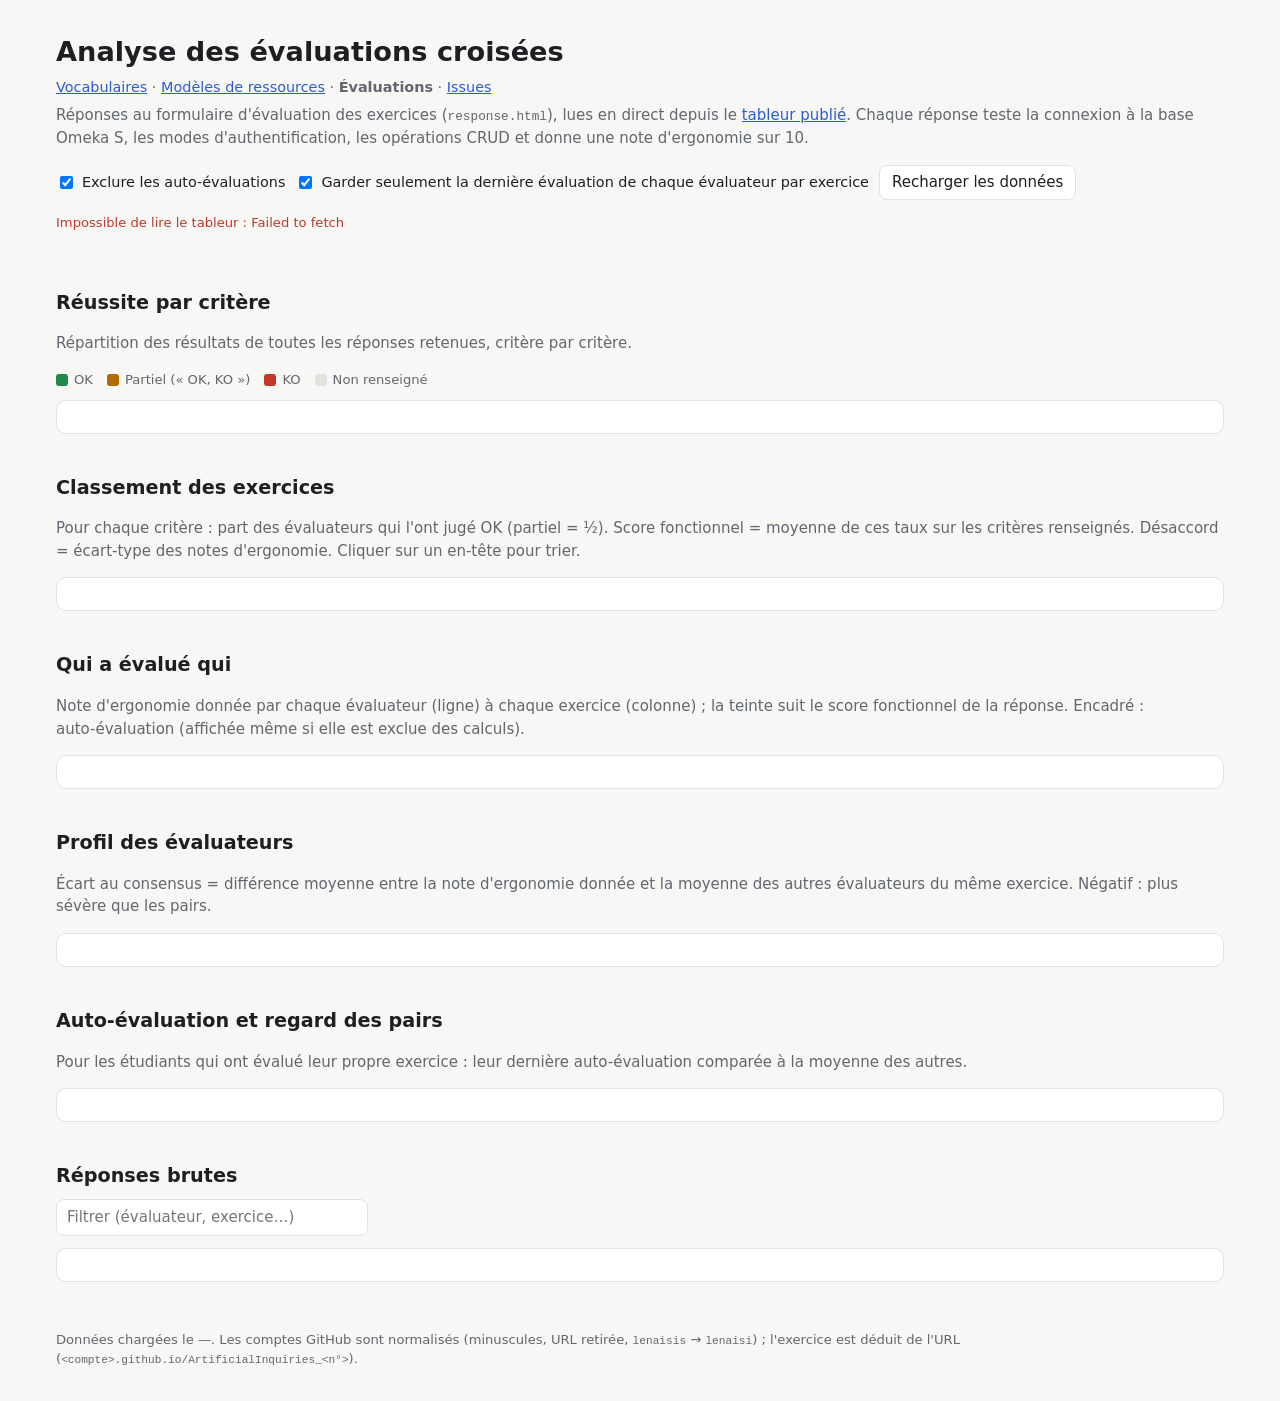
<file: analyse-evaluations/index.html>
<!doctype html>
<html lang="fr">
<head>
<meta charset="utf-8">
<meta name="viewport" content="width=device-width, initial-scale=1">
<title>Analyse des évaluations</title>
<link rel="stylesheet" href="../assets/style.css">
<style>
  .heat{text-align:center;font-variant-numeric:tabular-nums;font-size:.8rem;min-width:44px;cursor:default}
  .heat.na{color:var(--muted)}
  .stack{display:flex;gap:2px;height:14px;border-radius:4px;overflow:hidden;min-width:160px}
  .stack i{display:block;height:100%}
  .s-ok{background:var(--ok)} .s-part{background:var(--warn)} .s-ko{background:var(--err)} .s-na{background:var(--line)}
  .legend{display:flex;flex-wrap:wrap;gap:14px;font-size:.82rem;color:var(--muted);margin:6px 0 10px}
  .legend span{display:inline-flex;align-items:center;gap:6px}
  .legend i{display:inline-block;width:12px;height:12px;border-radius:3px}
  .grp th{text-align:center;border-bottom:0;padding-bottom:0}
  td.self{outline:2px solid var(--accent);outline-offset:-3px}
  .flag{font-size:.75rem;color:var(--muted)}
  .controls label{display:inline-flex;align-items:center;gap:6px;font-size:.9rem}
  .controls button{font:inherit;padding:5px 12px;border:1px solid var(--line);border-radius:8px;background:var(--surface);color:var(--ink);cursor:pointer}
  th.sort{cursor:pointer} th.sort:hover{color:var(--ink)} th.sort.on{color:var(--accent)}
  #tip{position:fixed;pointer-events:none;z-index:10;background:var(--surface);color:var(--ink);border:1px solid var(--line);border-radius:8px;padding:6px 10px;font-size:.8rem;box-shadow:0 4px 14px rgba(0,0,0,.15);max-width:280px;display:none;white-space:pre-line}
  #tip b{font-size:.95rem}
  .val{font-variant-numeric:tabular-nums}
  tr.dim td{opacity:.45}
  .diff-pos{color:var(--ok)} .diff-neg{color:var(--err)}
</style>
</head>
<body>
<header>
  <h1>Analyse des évaluations croisées</h1>
  <nav class="nav"><a href="../comparaison-vocabulaires/">Vocabulaires</a> · <a href="../comparaison-templates/">Modèles de ressources</a> · <b>Évaluations</b> · <a href="../analyse-issues/">Issues</a></nav>
  <p class="lead">Réponses au formulaire d'évaluation des exercices (<code>response.html</code>), lues en direct depuis le <a id="src" target="_blank" rel="noopener">tableur publié</a>. Chaque réponse teste la connexion à la base Omeka S, les modes d'authentification, les opérations CRUD et donne une note d'ergonomie sur 10.</p>
  <div class="controls">
    <label><input type="checkbox" id="optSelf" checked> Exclure les auto-évaluations</label>
    <label><input type="checkbox" id="optLast" checked> Garder seulement la dernière évaluation de chaque évaluateur par exercice</label>
    <button id="reload" type="button">Recharger les données</button>
  </div>
  <div id="log">Chargement…</div>
  <div class="stats" id="stats"></div>
</header>
<main>
  <h2>Réussite par critère</h2>
  <p class="muted">Répartition des résultats de toutes les réponses retenues, critère par critère.</p>
  <div class="legend"><span><i class="s-ok"></i>OK</span><span><i class="s-part"></i>Partiel (« OK, KO »)</span><span><i class="s-ko"></i>KO</span><span><i class="s-na"></i>Non renseigné</span></div>
  <div class="card scroll"><table id="criteria"></table></div>

  <h2>Classement des exercices</h2>
  <p class="muted">Pour chaque critère : part des évaluateurs qui l'ont jugé OK (partiel = ½). Score fonctionnel = moyenne de ces taux sur les critères renseignés. Désaccord = écart-type des notes d'ergonomie. Cliquer sur un en-tête pour trier.</p>
  <div class="card scroll"><table id="ranking"></table></div>

  <h2>Qui a évalué qui</h2>
  <p class="muted">Note d'ergonomie donnée par chaque évaluateur (ligne) à chaque exercice (colonne) ; la teinte suit le score fonctionnel de la réponse. Encadré : auto-évaluation (affichée même si elle est exclue des calculs).</p>
  <div class="card scroll matrix"><table id="cross"></table></div>

  <h2>Profil des évaluateurs</h2>
  <p class="muted">Écart au consensus = différence moyenne entre la note d'ergonomie donnée et la moyenne des autres évaluateurs du même exercice. Négatif : plus sévère que les pairs.</p>
  <div class="card scroll"><table id="raters"></table></div>

  <h2>Auto-évaluation et regard des pairs</h2>
  <p class="muted">Pour les étudiants qui ont évalué leur propre exercice : leur dernière auto-évaluation comparée à la moyenne des autres.</p>
  <div class="card scroll"><table id="selfcmp"></table></div>

  <h2>Réponses brutes</h2>
  <div class="controls"><input type="search" id="q" placeholder="Filtrer (évaluateur, exercice…)" size="32"></div>
  <div class="card scroll"><table id="raw"></table></div>
</main>
<footer>Données chargées le <span id="gen">—</span>. Les comptes GitHub sont normalisés (minuscules, URL retirée, <code>lenaisis</code> → <code>lenaisi</code>) ; l'exercice est déduit de l'URL (<code>&lt;compte&gt;.github.io/ArtificialInquiries_&lt;n°&gt;</code>).</footer>
<div id="tip" role="tooltip"></div>

<script>
const CSV_URL = "https://docs.google.com/spreadsheets/d/e/2PACX-1vRgwF4aiwZqkgnaNUhj-3Hn4wp7d0T_ly3UNpRdqjc_0FPyn-0hN_2fFOFK3GXHLk3KI9kPhCF51ycw/pub?gid=1820839703&single=true&output=csv";
// Critères : index de colonne dans le CSV → libellé court, groupe
const CRIT = [
  {i:3,  k:"base",   l:"Base OMK", g:"Connexion"},
  {i:4,  k:"omk",    l:"Omeka",    g:"Authentification"},
  {i:5,  k:"github", l:"GitHub",   g:"Authentification"},
  {i:6,  k:"google", l:"Google",   g:"Authentification"},
  {i:7,  k:"cas1",   l:"CAS",      g:"Authentification"},
  {i:8,  k:"cas2",   l:"CAS (2ᵉ)", g:"Authentification"},
  {i:9,  k:"c",      l:"Create",   g:"CRUD"},
  {i:10, k:"r",      l:"Read",     g:"CRUD"},
  {i:11, k:"u",      l:"Update",   g:"CRUD"},
  {i:12, k:"d",      l:"Delete",   g:"CRUD"},
];
const RATER_ALIAS = {"lenaisis":"lenaisi"};

const $ = id => document.getElementById(id);
const esc = s => String(s ?? "").replace(/[&<>"]/g, c => ({"&":"&amp;","<":"&lt;",">":"&gt;",'"':"&quot;"}[c]));
const mean = a => a.length ? a.reduce((x,y)=>x+y,0)/a.length : null;
const sd = a => { if(a.length<2) return null; const m=mean(a); return Math.sqrt(a.reduce((s,x)=>s+(x-m)**2,0)/(a.length-1)); };
const fmt = (x,d=1) => x==null ? "—" : x.toLocaleString("fr-FR",{minimumFractionDigits:d,maximumFractionDigits:d});
const pctTxt = x => x==null ? "—" : Math.round(100*x)+" %";

let ALL = [], sortKey = "score", sortDir = -1;

$("src").href = CSV_URL;
$("reload").onclick = load;
$("optSelf").onchange = $("optLast").onchange = render;
$("q").oninput = renderRaw;
load();

/* ---------- Lecture ---------- */
function parseCSV(text){
  const rows=[]; let row=[], f="", q=false;
  for(let i=0;i<text.length;i++){
    const c=text[i];
    if(q){ if(c==='"'){ if(text[i+1]==='"'){f+='"';i++;} else q=false; } else f+=c; }
    else if(c==='"') q=true;
    else if(c===','){ row.push(f); f=""; }
    else if(c==='\n'||c==='\r'){ if(c==='\r'&&text[i+1]==='\n') i++; row.push(f); rows.push(row); row=[]; f=""; }
    else f+=c;
  }
  if(f!==""||row.length){ row.push(f); rows.push(row); }
  return rows;
}
function val(s){
  s=(s||"").trim().toUpperCase().replace(/\s+/g,"");
  if(s==="OK") return 1; if(s==="KO") return 0; if(s==="OK,KO"||s==="KO,OK") return .5;
  return null;
}
function rater(s){
  s=(s||"").trim().replace(/^https?:\/\/(www\.)?github\.com\//i,"").replace(/\/.*$/,"").toLowerCase();
  return RATER_ALIAS[s]||s;
}
function exercise(link){
  const raw=(link||"").trim();
  try{
    const u=new URL(raw), seg=u.pathname.split("/").filter(Boolean), h=u.hostname.toLowerCase();
    let owner, repo;
    if(h.endsWith(".github.io")){ owner=h.replace(/\.github\.io$/,""); repo=seg[0]; }
    else if(h==="github.com"){ owner=seg[0]?.toLowerCase(); repo=seg[1]; }
    else { owner=h; repo=null; }
    const ex = repo ? repo.replace(/^ArtificialInquiries_?/i,"") : null;
    return { key: ex ? "ex:"+ex.toLowerCase() : "host:"+h, ex, owner, label: ex ? `Ex. ${ex} · ${owner}` : h };
  }catch(e){ return { key:"?:"+raw, ex:null, owner:null, label: raw||"(vide)" }; }
}
function parseDate(s){
  const m=(s||"").match(/(\d+)\/(\d+)\/(\d+)\s+(\d+):(\d+):(\d+)/);
  return m ? new Date(+m[3],m[2]-1,+m[1],+m[4],+m[5],+m[6]) : null;
}
function exSort(a,b){
  const n=x=>{const m=String(x.ex||"").match(/^(\d+)(.*)$/); return m?[+m[1],m[2]]:[1e9,x.label];};
  const [x1,y1]=n(a),[x2,y2]=n(b); return x1-x2||String(y1).localeCompare(String(y2));
}

async function load(){
  $("log").textContent="Chargement…";
  try{
    const r=await fetch(CSV_URL,{cache:"no-store"});
    if(!r.ok) throw new Error("HTTP "+r.status);
    const rows=parseCSV(await r.text()).filter(r=>r.some(c=>c.trim()));
    ALL = rows.slice(1).map((c,idx)=>{
      const e=exercise(c[2]), who=rater(c[1]);
      const v={}; CRIT.forEach(k=>v[k.k]=val(c[k.i]));
      const answered=CRIT.map(k=>v[k.k]).filter(x=>x!=null);
      const erg=parseFloat((c[13]||"").replace(",","."));
      return { idx, date:parseDate(c[0]), dateTxt:c[0], rater:who, rawRater:(c[1]||"").trim(), link:(c[2]||"").trim(),
        ...e, v, score: answered.length ? mean(answered) : null, nAns:answered.length,
        erg: isNaN(erg)?null:erg, self: !!e.owner && e.owner===who };
    });
    $("gen").textContent=new Date().toLocaleString("fr-FR");
    $("log").textContent="";
    render();
  }catch(e){
    $("log").innerHTML=`<span class="err-msg">Impossible de lire le tableur : ${esc(e.message)}</span>`;
  }
}

/* ---------- Sélection ---------- */
function selection(){
  const exclSelf=$("optSelf").checked, lastOnly=$("optLast").checked;
  ALL.forEach(r=>{ r.superseded=false; });
  if(lastOnly){
    const latest={};
    for(const r of ALL){ const k=r.rater+"|"+r.key; if(!latest[k]||r.date>=latest[k].date) latest[k]=r; }
    ALL.forEach(r=>{ r.superseded = latest[r.rater+"|"+r.key]!==r; });
  }
  return ALL.filter(r=>!r.superseded && !(exclSelf&&r.self));
}

/* ---------- Rendu ---------- */
function heatCell(p, tip){
  if(p==null) return `<td class="heat na" data-tip="${esc(tip+"\nnon renseigné")}">·</td>`;
  const a=.08+.62*p, light=p>.55;
  return `<td class="heat" style="background:rgba(var(--heat),${a.toFixed(2)});${light?"color:#fff":""}" data-tip="${esc(tip)}">${Math.round(100*p)}</td>`;
}

function render(){
  const S=selection();
  const exMap=new Map(); ALL.forEach(r=>{ if(!exMap.has(r.key)) exMap.set(r.key,{key:r.key,ex:r.ex,owner:r.owner,label:r.label}); });
  const raters=[...new Set(ALL.map(r=>r.rater))].sort();
  const ergs=S.map(r=>r.erg).filter(x=>x!=null), scores=S.map(r=>r.score).filter(x=>x!=null);

  $("stats").innerHTML=[
    [S.length, `réponses retenues (sur ${ALL.length})`],
    [new Set(S.map(r=>r.rater)).size, "évaluateurs"],
    [new Set(S.map(r=>r.key)).size, "exercices évalués"],
    [pctTxt(mean(scores)), "score fonctionnel moyen"],
    [fmt(mean(ergs)), "ergonomie moyenne /10"],
    [ALL.filter(r=>r.self).length, "auto-évaluations"],
  ].map(([n,l])=>`<div class="stat"><b>${n}</b><span>${esc(l)}</span></div>`).join("");

  // Critères
  let h=`<thead><tr><th>Critère</th><th>Groupe</th><th>Répartition</th><th>OK</th><th>Partiel</th><th>KO</th><th>Non renseigné</th></tr></thead><tbody>`;
  for(const c of CRIT){
    const vs=S.map(r=>r.v[c.k]), n=vs.length||1;
    const cnt={ok:vs.filter(x=>x===1).length, part:vs.filter(x=>x===.5).length, ko:vs.filter(x=>x===0).length, na:vs.filter(x=>x==null).length};
    const seg=(k,cls,lab)=>cnt[k]?`<i class="${cls}" style="flex:${cnt[k]}" data-tip="${esc(`${cnt[k]} réponse${cnt[k]>1?"s":""} (${Math.round(100*cnt[k]/n)} %)\n${c.l} — ${lab}`)}"></i>`:"";
    h+=`<tr><td><b>${esc(c.l)}</b></td><td class="muted">${esc(c.g)}</td>
      <td style="width:40%"><div class="stack">${seg("ok","s-ok","OK")}${seg("part","s-part","partiel")}${seg("ko","s-ko","KO")}${seg("na","s-na","non renseigné")}</div></td>
      <td class="num">${cnt.ok}</td><td class="num">${cnt.part}</td><td class="num">${cnt.ko}</td><td class="num muted">${cnt.na}</td></tr>`;
  }
  $("criteria").innerHTML=h+"</tbody>";

  // Classement
  const rank=[...exMap.values()].map(e=>{
    const rs=S.filter(r=>r.key===e.key);
    const per={}; CRIT.forEach(c=>{ const a=rs.map(r=>r.v[c.k]).filter(x=>x!=null); per[c.k]=a.length?mean(a):null; });
    const pv=Object.values(per).filter(x=>x!=null);
    const eg=rs.map(r=>r.erg).filter(x=>x!=null);
    return {...e, n:rs.length, per, score:pv.length?mean(pv):null, erg:mean(eg), sd:sd(eg)};
  }).filter(e=>e.n);
  const keyVal={label:e=>e.ex?null:e.label, n:e=>e.n, score:e=>e.score, erg:e=>e.erg, sd:e=>e.sd};
  CRIT.forEach(c=>keyVal[c.k]=e=>e.per[c.k]);
  rank.sort((a,b)=>{
    if(sortKey==="label") return sortDir*exSort(a,b);
    const x=keyVal[sortKey](a), y=keyVal[sortKey](b);
    if(x==null&&y==null) return exSort(a,b); if(x==null) return 1; if(y==null) return -1;
    return sortDir*(x-y)||exSort(a,b);
  });
  const th=(k,l,extra="")=>`<th class="sort ${sortKey===k?"on":""}" data-k="${k}" ${extra}>${l}${sortKey===k?(sortDir>0?" ▲":" ▼"):""}</th>`;
  const groups=[...new Set(CRIT.map(c=>c.g))];
  h=`<thead><tr class="grp"><th colspan="2"></th>${groups.map(g=>`<th colspan="${CRIT.filter(c=>c.g===g).length}">${esc(g)}</th>`).join("")}<th colspan="3"></th></tr>
    <tr>${th("label","Exercice")}${th("n","Éval.")}${CRIT.map(c=>th(c.k,esc(c.l))).join("")}${th("score","Score fonctionnel")}${th("erg","Ergonomie")}${th("sd","Désaccord")}</tr></thead><tbody>`;
  for(const e of rank){
    const url=ALL.find(r=>r.key===e.key)?.link;
    h+=`<tr><td><a href="${esc(url)}" target="_blank" rel="noopener">${esc(e.label)}</a></td><td class="num">${e.n}</td>`+
      CRIT.map(c=>heatCell(e.per[c.k], `${e.label} — ${c.l}`)).join("")+
      `<td>${pctTxt(e.score)}<div class="bar"><i style="width:${Math.round(100*(e.score||0))}%"></i></div></td>
       <td class="num">${fmt(e.erg)}</td><td class="num">${e.sd==null?"—":fmt(e.sd)}</td></tr>`;
  }
  $("ranking").innerHTML=h+"</tbody>";
  $("ranking").querySelectorAll("th.sort").forEach(t=>t.onclick=()=>{
    const k=t.dataset.k; if(sortKey===k) sortDir=-sortDir; else { sortKey=k; sortDir=k==="label"?1:-1; } render();
  });

  // Matrice évaluateurs × exercices
  const exCols=[...exMap.values()].sort(exSort);
  const lastBy=(who,key)=>ALL.filter(r=>r.rater===who&&r.key===key&&!r.superseded).sort((a,b)=>b.date-a.date);
  h=`<thead><tr><th>Évaluateur ↓ / Exercice →</th>${exCols.map(e=>`<th class="rot"><div>${esc(e.label)}</div></th>`).join("")}<th>n</th></tr></thead><tbody>`;
  for(const who of raters){
    let n=0;
    const cells=exCols.map(e=>{
      const rs=lastBy(who,e.key); if(!rs.length) return `<td class="cell"></td>`;
      const r=rs[0], used=S.includes(r); if(used) n++;
      const tip=`${who} → ${e.label}${r.self?" (auto-évaluation)":""}\nErgonomie : ${r.erg??"—"}/10\nScore fonctionnel : ${pctTxt(r.score)} (${r.nAns} critères renseignés)${rs.length>1?`\n${rs.length} réponses`:""}${used?"":"\nexclue des calculs"}`;
      const a=r.score==null?0:.08+.62*r.score;
      return `<td class="cell ${r.self?"self":""}" style="background:rgba(var(--heat),${a.toFixed(2)});${r.score>.55?"color:#fff":""}" data-tip="${esc(tip)}">${r.erg??"·"}</td>`;
    }).join("");
    h+=`<tr><td>${esc(who)}</td>${cells}<td class="num">${n}</td></tr>`;
  }
  $("cross").innerHTML=h+"</tbody>";

  // Profils évaluateurs
  const consensus=(r)=>{ const o=S.filter(x=>x.key===r.key&&x.rater!==r.rater&&x.erg!=null).map(x=>x.erg); return o.length?mean(o):null; };
  const consensusScore=(r)=>{ const o=S.filter(x=>x.key===r.key&&x.rater!==r.rater&&x.score!=null).map(x=>x.score); return o.length?mean(o):null; };
  const prof=raters.map(who=>{
    const rs=S.filter(r=>r.rater===who);
    const dE=rs.filter(r=>r.erg!=null).map(r=>{const c=consensus(r); return c==null?null:r.erg-c;}).filter(x=>x!=null);
    const dS=rs.filter(r=>r.score!=null).map(r=>{const c=consensusScore(r); return c==null?null:r.score-c;}).filter(x=>x!=null);
    return {who, n:rs.length, erg:mean(rs.map(r=>r.erg).filter(x=>x!=null)), score:mean(rs.map(r=>r.score).filter(x=>x!=null)),
      dE:mean(dE), dS:mean(dS), miss:rs.filter(r=>r.erg==null).length, partial:rs.filter(r=>r.nAns<CRIT.length).length};
  }).filter(p=>p.n).sort((a,b)=>b.n-a.n);
  const signed=(x,d,unit="")=>x==null?"—":`<span class="${x>0.05?"diff-pos":x<-0.05?"diff-neg":""}">${x>0?"+":""}${fmt(x,d)}${unit}</span>`;
  $("raters").innerHTML=`<thead><tr><th>Évaluateur</th><th>Évaluations</th><th>Ergonomie moyenne donnée</th><th>Écart au consensus (ergonomie)</th><th>Score fonctionnel moyen donné</th><th>Écart au consensus (fonctionnel)</th><th>Réponses incomplètes</th></tr></thead><tbody>`+
    prof.map(p=>`<tr><td>${esc(p.who)}</td><td class="num">${p.n}</td><td class="num">${fmt(p.erg)}</td><td class="num">${signed(p.dE,1)}</td>
      <td class="num">${pctTxt(p.score)}</td><td class="num">${p.dS==null?"—":signed(100*p.dS,0," pts")}</td>
      <td class="num muted" style="white-space:nowrap">${[p.partial?`${p.partial} critère(s) manquant(s)`:"",p.miss?`${p.miss} sans note`:""].filter(Boolean).join(" · ")||""}</td></tr>`).join("")+"</tbody>";

  // Auto-évaluation vs pairs
  const lastOnly=$("optLast").checked;
  const selfRows=[...exMap.values()].map(e=>{
    const own=ALL.filter(r=>r.key===e.key&&r.self).sort((a,b)=>b.date-a.date)[0];
    if(!own) return null;
    let peers=ALL.filter(r=>r.key===e.key&&!r.self&&(!lastOnly||!r.superseded));
    return {e, own, n:peers.length, pE:mean(peers.map(r=>r.erg).filter(x=>x!=null)), pS:mean(peers.map(r=>r.score).filter(x=>x!=null))};
  }).filter(Boolean).sort((a,b)=>exSort(a.e,b.e));
  $("selfcmp").innerHTML=`<thead><tr><th>Exercice</th><th>Ergonomie (auto)</th><th>Ergonomie (pairs)</th><th>Écart</th><th>Fonctionnel (auto)</th><th>Fonctionnel (pairs)</th><th>Écart</th><th>Pairs</th></tr></thead><tbody>`+
    (selfRows.length?selfRows.map(s=>`<tr><td>${esc(s.e.label)}</td>
      <td class="num">${s.own.erg??"—"}</td><td class="num">${fmt(s.pE)}</td><td class="num">${s.own.erg!=null&&s.pE!=null?signed(s.own.erg-s.pE,1):"—"}</td>
      <td class="num">${pctTxt(s.own.score)}</td><td class="num">${pctTxt(s.pS)}</td><td class="num">${s.own.score!=null&&s.pS!=null?signed(100*(s.own.score-s.pS),0," pts"):"—"}</td>
      <td class="num">${s.n}</td></tr>`).join(""):`<tr><td colspan="8" class="muted">Aucune auto-évaluation.</td></tr>`)+"</tbody>";

  renderRaw();
}

function renderRaw(){
  const S=new Set(selection()), q=$("q").value.trim().toLowerCase();
  const sym=x=>x===1?`<span class="badge b-ok">OK</span>`:x===0?`<span class="badge b-err">KO</span>`:x===.5?`<span class="badge b-warn">±</span>`:`<span class="muted">·</span>`;
  const rows=ALL.filter(r=>!q||[r.rater,r.rawRater,r.label,r.link].join(" ").toLowerCase().includes(q)).sort((a,b)=>b.date-a.date);
  $("raw").innerHTML=`<thead><tr><th>Date</th><th>Évaluateur</th><th>Exercice</th>${CRIT.map(c=>`<th>${esc(c.l)}</th>`).join("")}<th>Ergo.</th><th>Statut</th></tr></thead><tbody>`+
    rows.map(r=>`<tr class="${S.has(r)?"":"dim"}"><td class="muted" style="white-space:nowrap">${esc(r.dateTxt)}</td>
      <td>${esc(r.rater)}${r.rawRater.toLowerCase()!==r.rater?`<div class="flag">${esc(r.rawRater)}</div>`:""}</td>
      <td><a href="${esc(r.link)}" target="_blank" rel="noopener">${esc(r.label)}</a></td>
      ${CRIT.map(c=>`<td>${sym(r.v[c.k])}</td>`).join("")}
      <td class="num">${r.erg??"—"}</td>
      <td class="flag">${[r.self?"auto-évaluation":"", r.superseded?"remplacée par une réponse plus récente":""].filter(Boolean).join(" · ")}</td></tr>`).join("")+"</tbody>";
}

/* ---------- Infobulle ---------- */
const tip=$("tip");
document.addEventListener("pointermove",ev=>{
  const t=ev.target.closest?.("[data-tip]");
  if(!t){ tip.style.display="none"; return; }
  const [first,...rest]=t.dataset.tip.split("\n");
  tip.textContent=""; const b=document.createElement("b"); b.textContent=first; tip.append(b);
  if(rest.length) tip.append(document.createTextNode("\n"+rest.join("\n")));
  tip.style.display="block";
  const w=tip.offsetWidth, hgt=tip.offsetHeight;
  tip.style.left=Math.min(ev.clientX+14, innerWidth-w-8)+"px";
  tip.style.top=(ev.clientY+hgt+20>innerHeight? ev.clientY-hgt-10 : ev.clientY+14)+"px";
});
</script>
</body>
</html>
</file>
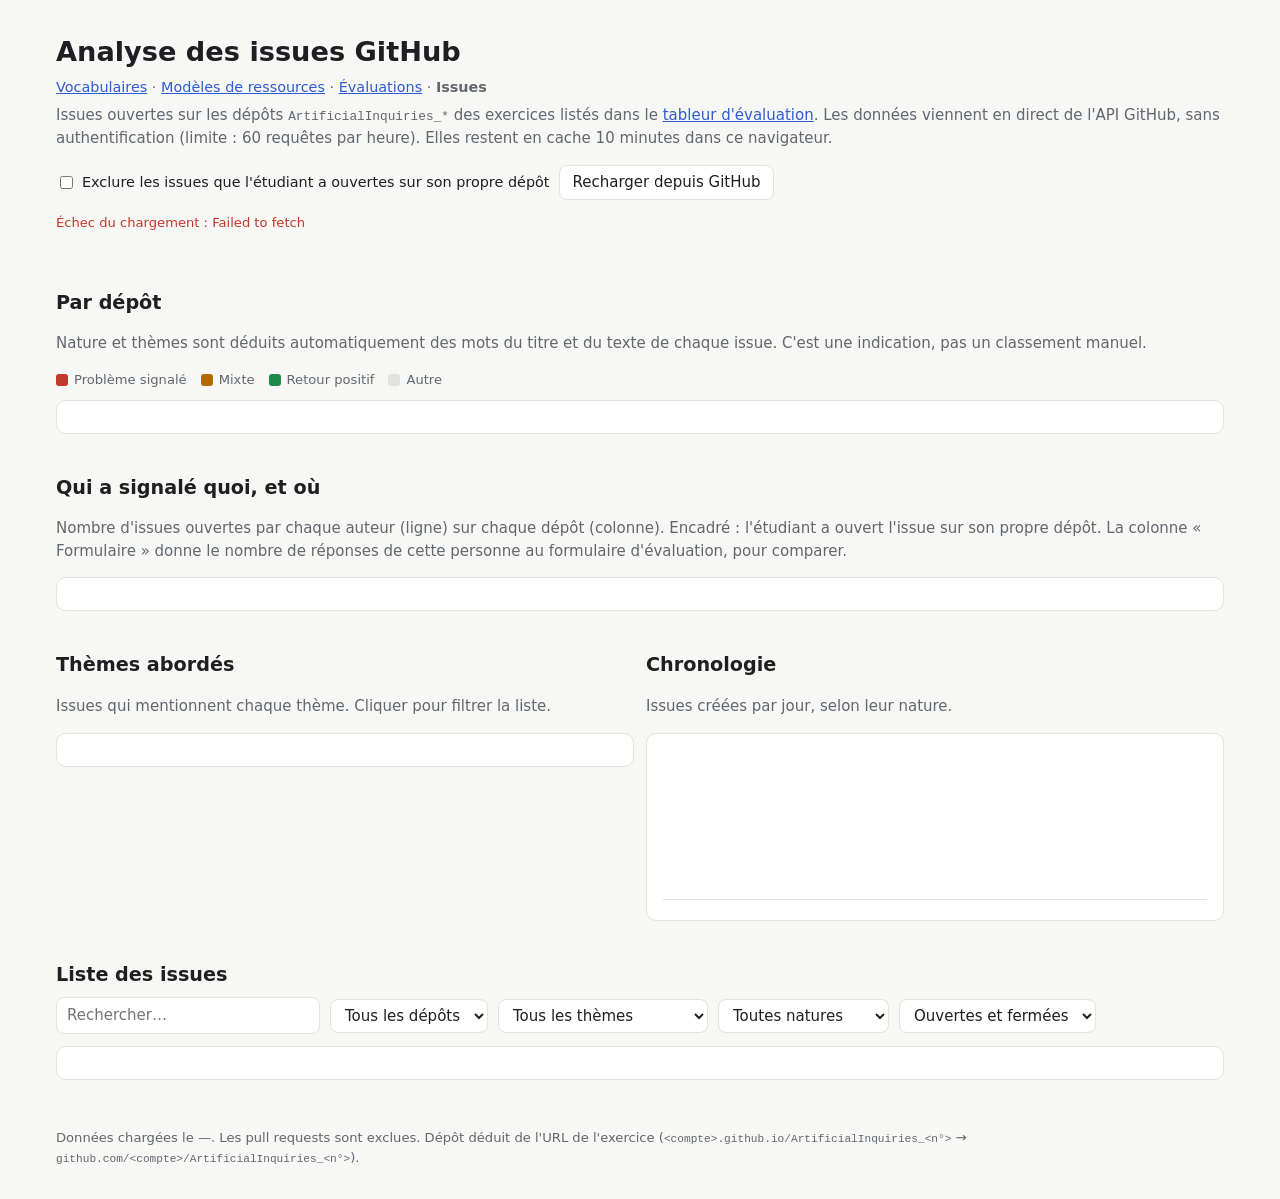
<file: analyse-issues/index.html>
<!doctype html>
<html lang="fr">
<head>
<meta charset="utf-8">
<meta name="viewport" content="width=device-width, initial-scale=1">
<title>Analyse des issues</title>
<link rel="stylesheet" href="../assets/style.css">
<style>
  .heat{text-align:center;font-variant-numeric:tabular-nums;font-size:.8rem;cursor:default}
  td.self{outline:2px solid var(--accent);outline-offset:-3px}
  .stack{display:flex;gap:2px;height:12px;border-radius:4px;overflow:hidden;min-width:110px}
  .stack i{display:block;height:100%}
  .n-bug{background:var(--err)} .n-mix{background:var(--warn)} .n-ok{background:var(--ok)} .n-other{background:var(--line)}
  .legend{display:flex;flex-wrap:wrap;gap:14px;font-size:.82rem;color:var(--muted);margin:6px 0 10px}
  .legend span{display:inline-flex;align-items:center;gap:6px}
  .legend i{display:inline-block;width:12px;height:12px;border-radius:3px}
  .hbar{display:grid;grid-template-columns:minmax(120px,190px) 1fr 40px;gap:8px;align-items:center;font-size:.88rem;padding:3px 0;cursor:pointer;border-radius:6px}
  .hbar:hover,.hbar.on{background:rgba(var(--heat),.08)}
  .hbar .track{height:12px}
  .hbar .track i{display:block;height:100%;background:var(--accent);border-radius:0 4px 4px 0;min-width:2px}
  .hbar b{text-align:right;font-variant-numeric:tabular-nums;font-weight:600}
  .timeline{display:flex;align-items:flex-end;gap:2px;height:150px;border-bottom:1px solid var(--line);padding-top:8px}
  .timeline div{flex:1;min-width:6px;display:flex;flex-direction:column-reverse;gap:2px;height:100%;cursor:default}
  .timeline div i{display:block;border-radius:0}
  .timeline div i:last-child{border-radius:4px 4px 0 0}
  .tl-axis{display:flex;justify-content:space-between;font-size:.75rem;color:var(--muted);margin-top:4px}
  .controls label{display:inline-flex;align-items:center;gap:6px;font-size:.9rem}
  .controls button{font:inherit;padding:5px 12px;border:1px solid var(--line);border-radius:8px;background:var(--surface);color:var(--ink);cursor:pointer}
  #tip{position:fixed;pointer-events:none;z-index:10;background:var(--surface);color:var(--ink);border:1px solid var(--line);border-radius:8px;padding:6px 10px;font-size:.8rem;box-shadow:0 4px 14px rgba(0,0,0,.15);max-width:320px;display:none;white-space:pre-line}
  #tip b{font-size:.95rem}
  .excerpt{color:var(--muted);font-size:.8rem;max-width:520px}
  .two{display:grid;grid-template-columns:repeat(auto-fit,minmax(300px,1fr));gap:12px}
  .two h3{font-size:.95rem;margin:0 0 8px}
</style>
</head>
<body>
<header>
  <h1>Analyse des issues GitHub</h1>
  <nav class="nav"><a href="../comparaison-vocabulaires/">Vocabulaires</a> · <a href="../comparaison-templates/">Modèles de ressources</a> · <a href="../analyse-evaluations/">Évaluations</a> · <b>Issues</b></nav>
  <p class="lead">Issues ouvertes sur les dépôts <code>ArtificialInquiries_*</code> des exercices listés dans le <a id="src" target="_blank" rel="noopener">tableur d'évaluation</a>. Les données viennent en direct de l'API GitHub, sans authentification (limite : 60 requêtes par heure). Elles restent en cache 10 minutes dans ce navigateur.</p>
  <div class="controls">
    <label><input type="checkbox" id="optSelf"> Exclure les issues que l'étudiant a ouvertes sur son propre dépôt</label>
    <button id="reload" type="button">Recharger depuis GitHub</button>
  </div>
  <div id="log">Chargement…</div>
  <div class="stats" id="stats"></div>
</header>
<main>
  <h2>Par dépôt</h2>
  <p class="muted">Nature et thèmes sont déduits automatiquement des mots du titre et du texte de chaque issue. C'est une indication, pas un classement manuel.</p>
  <div class="legend"><span><i class="n-bug"></i>Problème signalé</span><span><i class="n-mix"></i>Mixte</span><span><i class="n-ok"></i>Retour positif</span><span><i class="n-other"></i>Autre</span></div>
  <div class="card scroll"><table id="repos"></table></div>

  <h2>Qui a signalé quoi, et où</h2>
  <p class="muted">Nombre d'issues ouvertes par chaque auteur (ligne) sur chaque dépôt (colonne). Encadré : l'étudiant a ouvert l'issue sur son propre dépôt. La colonne « Formulaire » donne le nombre de réponses de cette personne au formulaire d'évaluation, pour comparer.</p>
  <div class="card scroll matrix"><table id="cross"></table></div>

  <div class="two">
    <div>
      <h2>Thèmes abordés</h2>
      <p class="muted">Issues qui mentionnent chaque thème. Cliquer pour filtrer la liste.</p>
      <div class="card" id="themes"></div>
    </div>
    <div>
      <h2>Chronologie</h2>
      <p class="muted">Issues créées par jour, selon leur nature.</p>
      <div class="card"><div class="timeline" id="timeline"></div><div class="tl-axis" id="tlaxis"></div></div>
    </div>
  </div>

  <h2>Liste des issues</h2>
  <div class="controls">
    <input type="search" id="q" placeholder="Rechercher…" size="26">
    <select id="fRepo"><option value="">Tous les dépôts</option></select>
    <select id="fTheme"><option value="">Tous les thèmes</option></select>
    <select id="fNature"><option value="">Toutes natures</option></select>
    <select id="fState"><option value="">Ouvertes et fermées</option><option value="open">Ouvertes</option><option value="closed">Fermées</option></select>
    <span class="muted" id="count"></span>
  </div>
  <div class="card scroll"><table id="list"></table></div>
</main>
<footer>Données chargées le <span id="gen">—</span>. Les pull requests sont exclues. Dépôt déduit de l'URL de l'exercice (<code>&lt;compte&gt;.github.io/ArtificialInquiries_&lt;n°&gt;</code> → <code>github.com/&lt;compte&gt;/ArtificialInquiries_&lt;n°&gt;</code>).</footer>
<div id="tip" role="tooltip"></div>

<script>
const CSV_URL = "https://docs.google.com/spreadsheets/d/e/2PACX-1vRgwF4aiwZqkgnaNUhj-3Hn4wp7d0T_ly3UNpRdqjc_0FPyn-0hN_2fFOFK3GXHLk3KI9kPhCF51ycw/pub?gid=1820839703&single=true&output=csv";
const CACHE_KEY = "artinq-issues-v1", CACHE_MS = 10*60*1000;
const RATER_ALIAS = {"lenaisis":"lenaisi"};

// Thèmes : motifs appliqués au titre + texte, sans accents, en minuscules
const THEMES = [
  ["Omeka / clé API", /omeka|cle(s)? api|key_identity|key_credential|identifiant/],
  ["Google", /google|oauth/],
  ["GitHub", /github/],
  ["CAS Paris 8", /\bcas\b/],
  ["CRUD", /crud|creat|ajout|modifi|supprim|update|delete|lecture seule/],
  ["Erreur HTTP", /\b(40[0-9]|50[0-9])\b|not found|forbidden|permission denied/],
  ["CORS / proxy", /cors|proxy|access-control/],
  ["Sécurité", /securi|sans verification|aleatoire|secret|token|expos/],
  ["Interface / ergonomie", /ergonom|affichage|bouton|lisib|visible|couleur|navigation|responsive|ux\b|design/],
  ["Session / déconnexion", /session|deconnex|actualis|rafraich|localstorage/],
  ["Données / classes", /classe|item|propriet|vocabulaire|modele|template/],
];
const NEG = /erreur|error|bug|echec|impossible|ne fonctionne pas|ne marche pas|bloqu|refus|illisible|probleme|\bko\b|not found|denied|invalid|manquant|absen|sans verification|incorrect|\bpas de\b|n'est pas|ne sont pas|n'a pas|peu (visible|lisible)|perte|non autoris|instab|manque|plant|crash|faille|vulnerab|\b40[0-9]\b|\b50[0-9]\b|\bmal\b|mauvais|trompeu|inaccessib|non (configur|precis|affich|dispon|active|lie)|dysfonction|n'importe qui|\b(ne|n')\b[^.]{0,30}\bpas\b/;
const POS = /\bok\b|aucun probleme|fonctionne(nt)?\b(?! pas)|succes|reussi|tout marche|correctement|valide/;
const NEUTRALIZE = /aucun(e)? (probleme|erreur|souci)|sans (probleme|erreur|souci)|pas de (probleme|erreur|souci)/g;
const NATURES = [["bug","Problème signalé","n-bug"],["mix","Mixte","n-mix"],["ok","Retour positif","n-ok"],["other","Autre","n-other"]];

const $ = id => document.getElementById(id);
const esc = s => String(s ?? "").replace(/[&<>"]/g, c => ({"&":"&amp;","<":"&lt;",">":"&gt;",'"':"&quot;"}[c]));
const norm = s => (s||"").normalize("NFD").replace(/[̀-ͯ]/g,"").toLowerCase();
const day = iso => iso.slice(0,10);
const frDate = iso => new Date(iso).toLocaleDateString("fr-FR",{day:"2-digit",month:"2-digit"});
const pct = (n,d) => d ? Math.round(100*n/d) : 0;

let REPOS = [], ISSUES = [], FORM = {}, themeFilter = "";

$("src").href = CSV_URL;
$("reload").onclick = () => load(true);
$("optSelf").onchange = render;
["q","fRepo","fTheme","fNature","fState"].forEach(id => $(id).addEventListener("input", renderList));
NATURES.forEach(([k,l]) => $("fNature").insertAdjacentHTML("beforeend", `<option value="${k}">${esc(l)}</option>`));
THEMES.forEach(([l]) => $("fTheme").insertAdjacentHTML("beforeend", `<option>${esc(l)}</option>`));
load(false);

/* ---------- Tableur → dépôts ---------- */
function parseCSV(text){
  const rows=[]; let row=[], f="", q=false;
  for(let i=0;i<text.length;i++){
    const c=text[i];
    if(q){ if(c==='"'){ if(text[i+1]==='"'){f+='"';i++;} else q=false; } else f+=c; }
    else if(c==='"') q=true;
    else if(c===','){ row.push(f); f=""; }
    else if(c==='\n'||c==='\r'){ if(c==='\r'&&text[i+1]==='\n') i++; row.push(f); rows.push(row); row=[]; f=""; }
    else f+=c;
  }
  if(f!==""||row.length){ row.push(f); rows.push(row); }
  return rows;
}
function repoFromLink(link){
  try{
    const u=new URL((link||"").trim()), seg=u.pathname.split("/").filter(Boolean), h=u.hostname.toLowerCase();
    let owner, repo;
    if(h.endsWith(".github.io")){ owner=h.replace(/\.github\.io$/,""); repo=seg[0]; }
    else if(h==="github.com"){ owner=seg[0]; repo=seg[1]; }
    if(!owner||!repo||!/^ArtificialInquiries/i.test(repo)) return null;
    return { owner:owner.toLowerCase(), repo, ex:repo.replace(/^ArtificialInquiries_?/i,"") };
  }catch(e){ return null; }
}
function rater(s){
  s=(s||"").trim().replace(/^https?:\/\/(www\.)?github\.com\//i,"").replace(/\/.*$/,"").toLowerCase();
  return RATER_ALIAS[s]||s;
}
function exSort(a,b){
  const n=x=>{const m=String(x).match(/^(\d+)(.*)$/); return m?[+m[1],m[2]]:[1e9,String(x)];};
  const [x1,y1]=n(a.ex),[x2,y2]=n(b.ex); return x1-x2||y1.localeCompare(y2);
}

/* ---------- GitHub ---------- */
async function ghAll(url){
  const out=[];
  while(url){
    const r=await fetch(url,{headers:{Accept:"application/vnd.github+json"}});
    if(r.status===404) return {missing:true};
    if(r.status===403||r.status===429){
      const reset=r.headers.get("x-ratelimit-reset");
      throw new Error("limite de l'API GitHub atteinte"+(reset?` — réessayer après ${new Date(reset*1000).toLocaleTimeString("fr-FR")}`:""));
    }
    if(!r.ok) throw new Error("HTTP "+r.status);
    out.push(...await r.json());
    url=(r.headers.get("link")||"").match(/<([^>]+)>;\s*rel="next"/)?.[1];
  }
  return {items:out};
}

async function load(force){
  $("log").textContent="Lecture du tableur…";
  try{
    const rows=parseCSV(await (await fetch(CSV_URL,{cache:"no-store"})).text()).slice(1);
    FORM={}; const map=new Map();
    for(const c of rows){
      const who=rater(c[1]); if(who) FORM[who]=(FORM[who]||0)+1;
      const r=repoFromLink(c[2]); if(r){ const k=(r.owner+"/"+r.repo).toLowerCase(); if(!map.has(k)) map.set(k,r); }
    }
    REPOS=[...map.values()].sort(exSort);

    let cache=null;
    try{ cache=JSON.parse(sessionStorage.getItem(CACHE_KEY)); }catch(e){}
    const keys=REPOS.map(r=>r.owner+"/"+r.repo).join(",");
    if(!force && cache && cache.keys===keys && Date.now()-cache.t<CACHE_MS){
      ISSUES=cache.issues; REPOS.forEach(r=>r.missing=cache.missing.includes(r.owner+"/"+r.repo));
      finish(cache.t); return;
    }
    ISSUES=[]; let i=0;
    for(const r of REPOS){
      $("log").textContent=`Lecture des issues GitHub… ${++i}/${REPOS.length} (${r.owner}/${r.repo})`;
      const res=await ghAll(`https://api.github.com/repos/${r.owner}/${r.repo}/issues?state=all&per_page=100`);
      r.missing=!!res.missing;
      for(const it of res.items||[]){
        if(it.pull_request) continue;
        ISSUES.push({repo:r.owner+"/"+r.repo, number:it.number, title:it.title, body:(it.body||""), url:it.html_url,
          state:it.state, reason:it.state_reason, author:(it.user?.login||"").toLowerCase(), comments:it.comments,
          created:it.created_at, closed:it.closed_at, labels:it.labels.map(l=>l.name)});
      }
    }
    const t=Date.now();
    try{ sessionStorage.setItem(CACHE_KEY, JSON.stringify({t,keys,issues:ISSUES,missing:REPOS.filter(r=>r.missing).map(r=>r.owner+"/"+r.repo)})); }catch(e){}
    finish(t);
  }catch(e){
    $("log").innerHTML=`<span class="err-msg">Échec du chargement : ${esc(e.message)}</span>`;
  }
}

function finish(t){
  for(const is of ISSUES){
    const txt=norm(is.title+"\n"+is.body);
    is.themes=THEMES.filter(([,re])=>re.test(txt)).map(([l])=>l);
    // « aucun problème » est un signal positif, pas négatif
    const t=norm(is.title), b=norm(is.body), tN=t.replace(NEUTRALIZE,"ok"), bN=b.replace(NEUTRALIZE,"ok");
    const tNeg=NEG.test(tN), tPos=POS.test(tN), bNeg=NEG.test(bN), bPos=POS.test(bN);
    // Le titre l'emporte ; le texte nuance (un titre positif avec des remarques négatives = mixte)
    is.nature = tNeg&&tPos ? "mix" : tNeg ? "bug" : tPos ? (bNeg?"mix":"ok")
      : bNeg&&bPos ? "mix" : bNeg ? "bug" : bPos ? "ok" : "other";
    is.owner=is.repo.split("/")[0].toLowerCase();
    is.self=is.author===is.owner;
  }
  $("gen").textContent=new Date(t).toLocaleString("fr-FR");
  $("log").textContent="";
  $("fRepo").innerHTML=`<option value="">Tous les dépôts</option>`+REPOS.filter(r=>!r.missing).map(r=>`<option value="${esc(r.owner+"/"+r.repo)}">Ex. ${esc(r.ex)} · ${esc(r.owner)}</option>`).join("");
  render();
}

/* ---------- Rendu ---------- */
const selected = () => $("optSelf").checked ? ISSUES.filter(i=>!i.self) : ISSUES;
const repoLabel = k => { const r=REPOS.find(x=>x.owner+"/"+x.repo===k); return r?`Ex. ${r.ex} · ${r.owner}`:k; };
function natureStack(list){
  const n=list.length||1;
  return `<div class="stack">${NATURES.map(([k,l,cls])=>{const c=list.filter(i=>i.nature===k).length;
    return c?`<i class="${cls}" style="flex:${c}" data-tip="${esc(`${c} issue${c>1?"s":""} (${pct(c,n)} %)\n${l}`)}"></i>`:"";}).join("")}</div>`;
}

function render(){
  const I=selected(), ok=REPOS.filter(r=>!r.missing);
  const authors=new Set(I.map(i=>i.author));
  const open=I.filter(i=>i.state==="open").length, answered=I.filter(i=>i.comments>0).length;
  $("stats").innerHTML=[
    [ok.length+(REPOS.length>ok.length?` / ${REPOS.length}`:""), "dépôts accessibles"],
    [I.length, "issues"],
    [`${pct(open,I.length)} %`, `ouvertes (${open})`],
    [authors.size, "auteurs distincts"],
    [`${pct(answered,I.length)} %`, "avec au moins un commentaire"],
    [`${pct(I.filter(i=>i.nature==="bug").length,I.length)} %`, "signalent un problème"],
  ].map(([n,l])=>`<div class="stat"><b>${n}</b><span>${esc(l)}</span></div>`).join("");

  // Par dépôt
  let h=`<thead><tr><th>Exercice</th><th>Issues</th><th>Ouvertes</th><th>Fermées</th><th>Auteurs externes</th><th>Par l'étudiant</th><th>Commentées</th><th>Nature</th><th>Thèmes principaux</th><th>Dernière</th></tr></thead><tbody>`;
  for(const r of REPOS){
    const k=r.owner+"/"+r.repo, gh=`https://github.com/${k}/issues`;
    const lab=`<a href="${esc(gh)}" target="_blank" rel="noopener">Ex. ${esc(r.ex)} · ${esc(r.owner)}</a>`;
    if(r.missing){ h+=`<tr><td>${lab}</td><td colspan="9"><span class="badge b-err">introuvable</span> <span class="muted">dépôt privé, renommé ou supprimé (404)</span></td></tr>`; continue; }
    const L=I.filter(i=>i.repo===k);
    const th={}; L.forEach(i=>i.themes.forEach(t=>th[t]=(th[t]||0)+1));
    const top=Object.entries(th).sort((a,b)=>b[1]-a[1]).slice(0,4);
    const ext=new Set(L.filter(i=>!i.self).map(i=>i.author));
    const last=L.map(i=>i.created).sort().pop();
    h+=`<tr><td>${lab}</td><td class="num"><b>${L.length}</b></td><td class="num">${L.filter(i=>i.state==="open").length}</td>
      <td class="num">${L.filter(i=>i.state==="closed").length||""}</td>
      <td class="num" title="${esc([...ext].join(", "))}">${ext.size}</td><td class="num">${L.filter(i=>i.self).length||""}</td>
      <td class="num">${L.filter(i=>i.comments>0).length||""}</td>
      <td>${L.length?natureStack(L):""}</td>
      <td>${top.map(([t,c])=>`<span class="chip">${esc(t)} ${c}</span>`).join("")}</td>
      <td class="muted">${last?frDate(last):"—"}</td></tr>`;
  }
  $("repos").innerHTML=h+"</tbody>";

  // Matrice auteurs × dépôts
  const cols=ok.map(r=>r.owner+"/"+r.repo);
  const people=[...new Set([...ISSUES.map(i=>i.author)])].sort();
  const max=Math.max(1,...people.flatMap(p=>cols.map(c=>I.filter(i=>i.author===p&&i.repo===c).length)));
  h=`<thead><tr><th>Auteur ↓ / Dépôt →</th>${cols.map(c=>`<th class="rot"><div>${esc(repoLabel(c))}</div></th>`).join("")}<th>Total</th><th>Dépôts</th><th>Formulaire</th></tr></thead><tbody>`;
  for(const p of people){
    let tot=0, nr=0;
    const cells=cols.map(c=>{
      const L=I.filter(i=>i.author===p&&i.repo===c), self=c.split("/")[0].toLowerCase()===p;
      if(!L.length) return `<td class="cell ${self?"self":""}"></td>`;
      tot+=L.length; nr++;
      const a=.12+.58*L.length/max;
      const tip=`${p} → ${repoLabel(c)}${self?" (son propre dépôt)":""}\n`+L.map(i=>`#${i.number} ${i.title}`).join("\n");
      return `<td class="cell heat ${self?"self":""}" style="background:rgba(var(--heat),${a.toFixed(2)});${a>.5?"color:#fff":""}" data-tip="${esc(tip)}">${L.length}</td>`;
    }).join("");
    h+=`<tr><td>${esc(p)}</td>${cells}<td class="num"><b>${tot||""}</b></td><td class="num">${nr||""}</td><td class="num muted">${FORM[p]||""}</td></tr>`;
  }
  $("cross").innerHTML=h+"</tbody>";

  // Thèmes
  const tc=THEMES.map(([l])=>[l,I.filter(i=>i.themes.includes(l))]).sort((a,b)=>b[1].length-a[1].length);
  const tmax=Math.max(1,...tc.map(([,L])=>L.length));
  $("themes").innerHTML=tc.map(([l,L])=>`<div class="hbar ${themeFilter===l?"on":""}" data-theme="${esc(l)}" tabindex="0"
      data-tip="${esc(`${L.length} issue${L.length>1?"s":""} (${pct(L.length,I.length)} %)\n${l}\n${NATURES.map(([k,nl])=>`${nl} : ${L.filter(i=>i.nature===k).length}`).join("\n")}`)}">
      <span>${esc(l)}</span><span class="track"><i style="width:${100*L.length/tmax}%"></i></span><b>${L.length}</b></div>`).join("");
  $("themes").querySelectorAll(".hbar").forEach(el=>el.onclick=el.onkeydown=ev=>{
    if(ev.type==="keydown"&&ev.key!=="Enter") return;
    themeFilter = themeFilter===el.dataset.theme ? "" : el.dataset.theme;
    $("fTheme").value=themeFilter; render();
  });

  // Chronologie
  const tl=$("timeline"); tl.innerHTML=""; $("tlaxis").innerHTML="";
  if(I.length){
    // Par heure si la période est courte (≤ 3 jours), sinon par jour — en heure locale
    const ts=I.map(i=>+new Date(i.created)), lo=Math.min(...ts), hi=Math.max(...ts);
    const hourly=hi-lo<=3*864e5, step=hourly?36e5:864e5;
    const floor=x=>{const d=new Date(x); if(hourly) d.setMinutes(0,0,0); else d.setHours(0,0,0,0); return +d;};
    const buckets=[]; for(let b=floor(lo); b<=hi; b+=step) buckets.push(b);
    const per=buckets.map(b=>I.filter(i=>floor(+new Date(i.created))===b));
    const m=Math.max(1,...per.map(L=>L.length)), unit=hourly?"heure":"jour";
    const lab=b=>new Date(b).toLocaleString("fr-FR",hourly?{weekday:"short",day:"numeric",month:"short",hour:"2-digit",minute:"2-digit"}:{weekday:"long",day:"numeric",month:"long"});
    tl.innerHTML=per.map((L,j)=>`<div data-tip="${esc(`${L.length} issue${L.length>1?"s":""}\n${lab(buckets[j])}${hourly?" (+1 h)":""}\n${NATURES.map(([k,nl])=>`${nl} : ${L.filter(i=>i.nature===k).length}`).join("\n")}`)}">`+
      NATURES.map(([k,,cls])=>{const c=L.filter(i=>i.nature===k).length; return c?`<i class="${cls}" style="height:${100*c/m}%"></i>`:"";}).join("")+`</div>`).join("");
    const short=b=>new Date(b).toLocaleString("fr-FR",hourly?{day:"2-digit",month:"2-digit",hour:"2-digit"}:{day:"2-digit",month:"2-digit"})+(hourly?" h":"");
    $("tlaxis").innerHTML=`<span>${short(buckets[0])}</span><span>max ${m} par ${unit}</span><span>${short(buckets[buckets.length-1])}</span>`;
  }
  renderList();
}

function renderList(){
  const q=norm($("q").value.trim()), fr=$("fRepo").value, ft=$("fTheme").value, fn=$("fNature").value, fs=$("fState").value;
  themeFilter=ft;
  const L=selected().filter(i=>(!fr||i.repo===fr)&&(!ft||i.themes.includes(ft))&&(!fn||i.nature===fn)&&(!fs||i.state===fs)
    &&(!q||norm([i.title,i.body,i.author,i.repo].join(" ")).includes(q))).sort((a,b)=>b.created.localeCompare(a.created));
  $("count").textContent=`${L.length} issue${L.length>1?"s":""}`;
  const nat=Object.fromEntries(NATURES.map(([k,l,c])=>[k,[l,c]]));
  $("list").innerHTML=`<thead><tr><th>Date</th><th>Dépôt</th><th>Issue</th><th>Auteur</th><th>Nature</th><th>Thèmes</th><th>État</th><th>Comm.</th></tr></thead><tbody>`+
    L.map(i=>{
      const ex=i.body.replace(/\s+/g," ").trim().slice(0,180);
      return `<tr><td class="muted" style="white-space:nowrap">${frDate(i.created)}</td><td style="white-space:nowrap">${esc(repoLabel(i.repo))}</td>
      <td><a href="${esc(i.url)}" target="_blank" rel="noopener">#${i.number} ${esc(i.title)}</a>${ex?`<div class="excerpt">${esc(ex)}${i.body.length>180?"…":""}</div>`:""}</td>
      <td>${esc(i.author)}${i.self?`<div class="muted" style="font-size:.75rem">son dépôt</div>`:""}</td>
      <td style="white-space:nowrap"><span class="dot ${nat[i.nature][1]}" style="width:10px;height:10px"></span> ${esc(nat[i.nature][0])}</td>
      <td>${i.themes.map(t=>`<span class="chip">${esc(t)}</span>`).join("")}</td>
      <td>${i.state==="open"?`<span class="badge b-ok">ouverte</span>`:`<span class="badge b-warn">fermée</span>`}</td>
      <td class="num">${i.comments||""}</td></tr>`;}).join("")+"</tbody>";
}

/* ---------- Infobulle ---------- */
const tip=$("tip");
document.addEventListener("pointermove",ev=>{
  const t=ev.target.closest?.("[data-tip]");
  if(!t){ tip.style.display="none"; return; }
  const [first,...rest]=t.dataset.tip.split("\n");
  tip.textContent=""; const b=document.createElement("b"); b.textContent=first; tip.append(b);
  if(rest.length) tip.append(document.createTextNode("\n"+rest.join("\n")));
  tip.style.display="block";
  const w=tip.offsetWidth, hgt=tip.offsetHeight;
  tip.style.left=Math.min(ev.clientX+14, innerWidth-w-8)+"px";
  tip.style.top=(ev.clientY+hgt+20>innerHeight? ev.clientY-hgt-10 : ev.clientY+14)+"px";
});
</script>
</body>
</html>
</file>
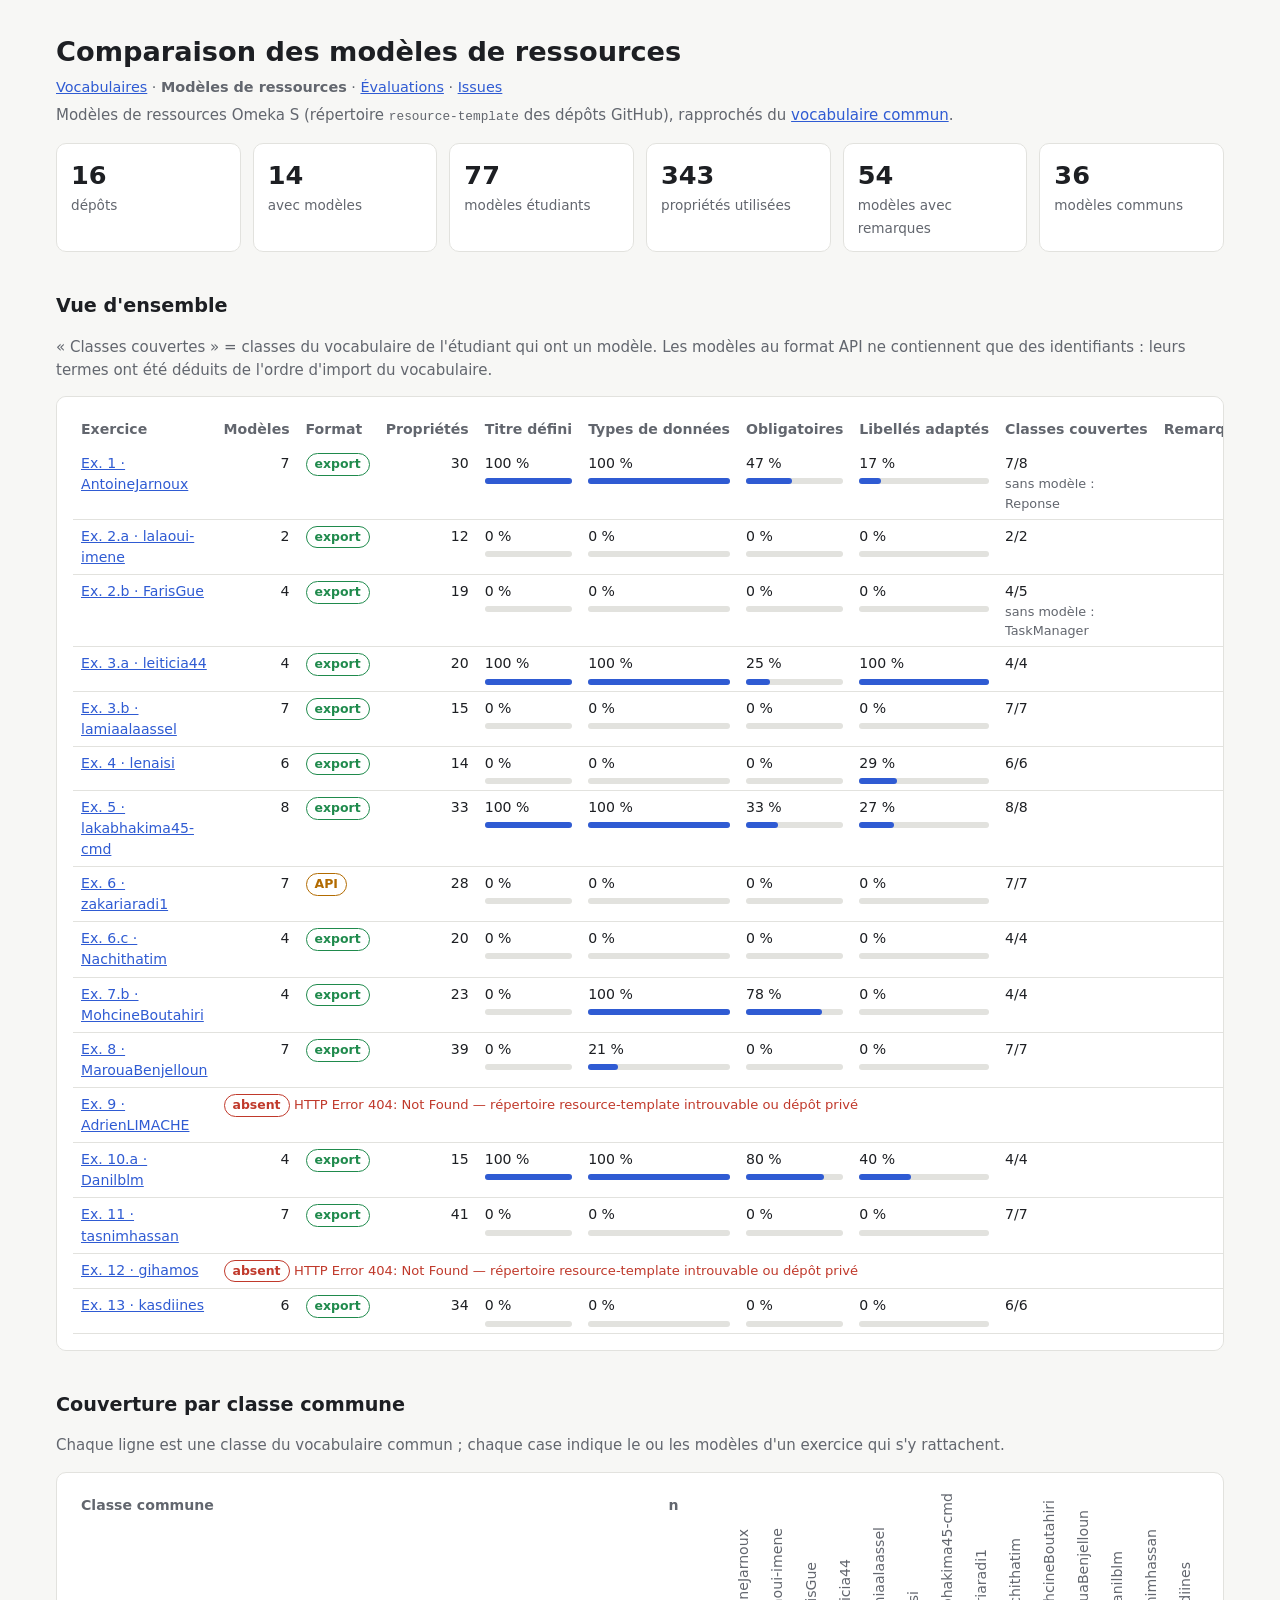
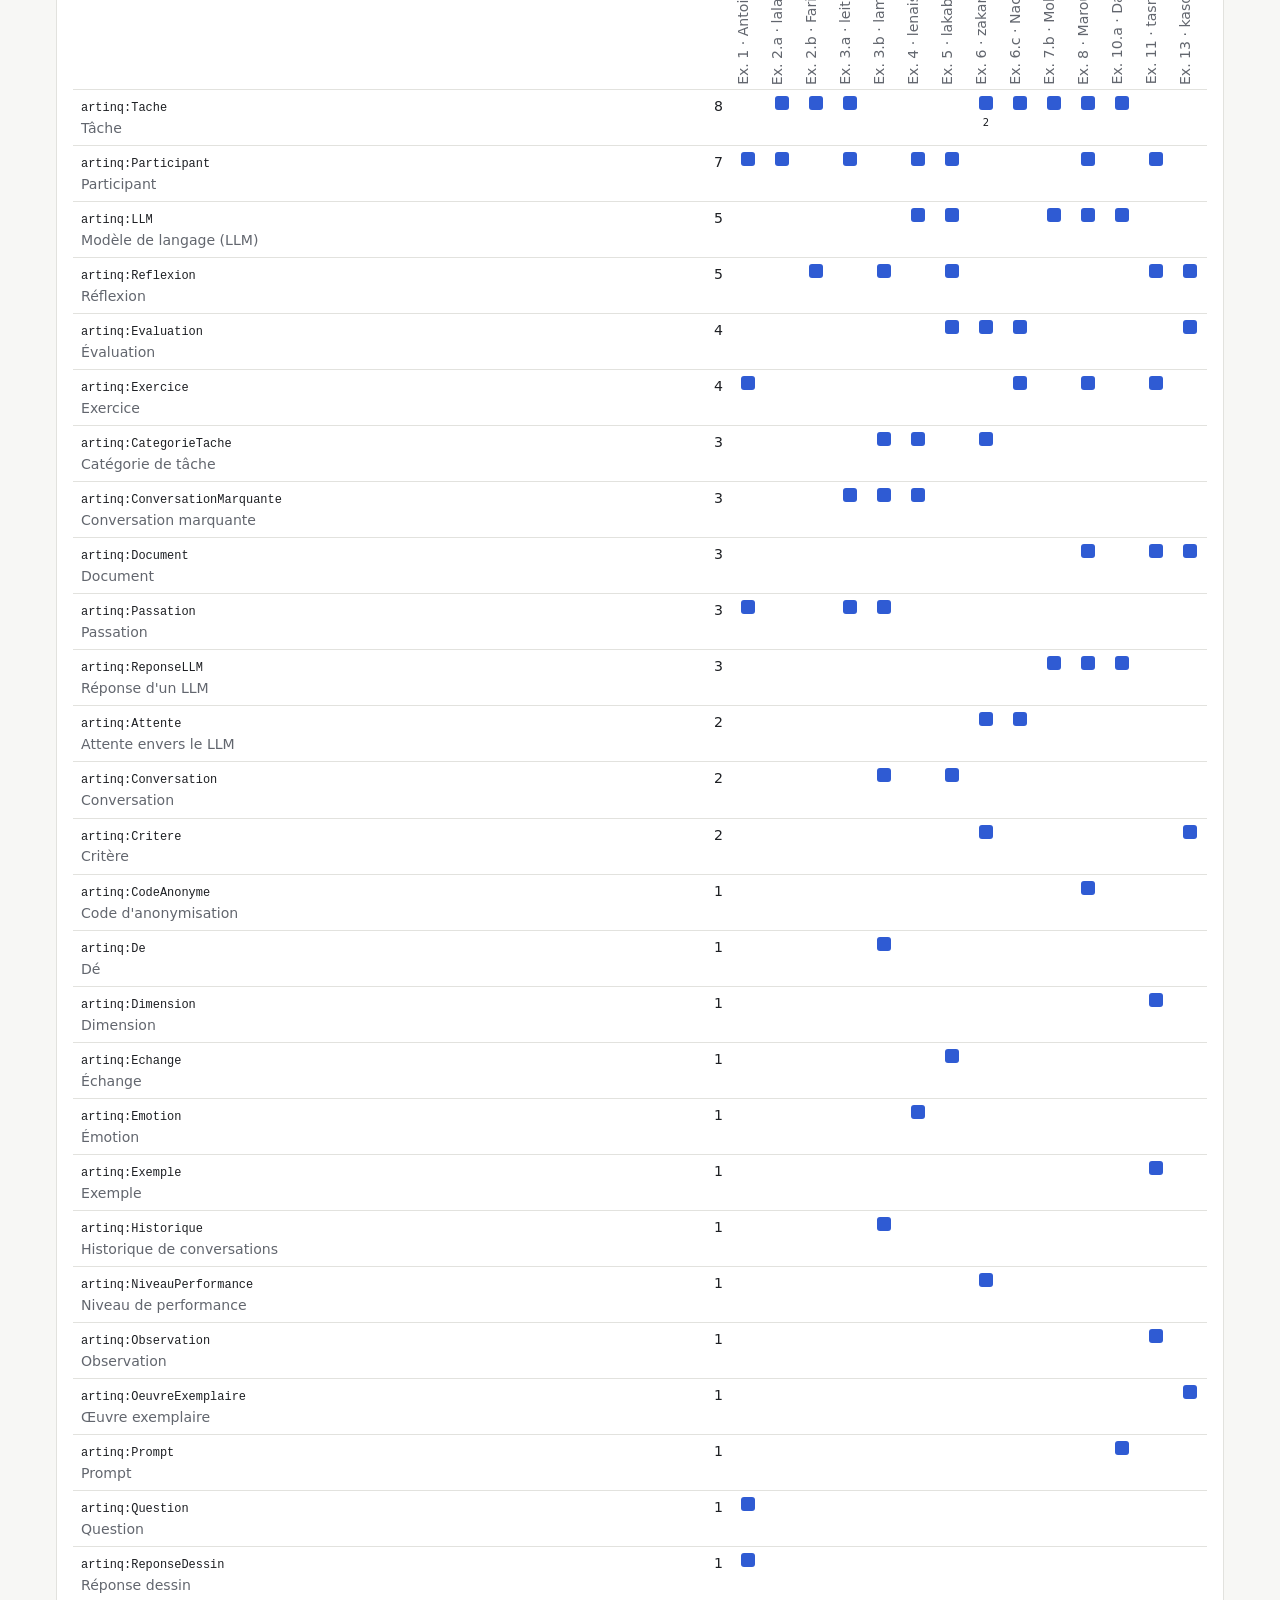
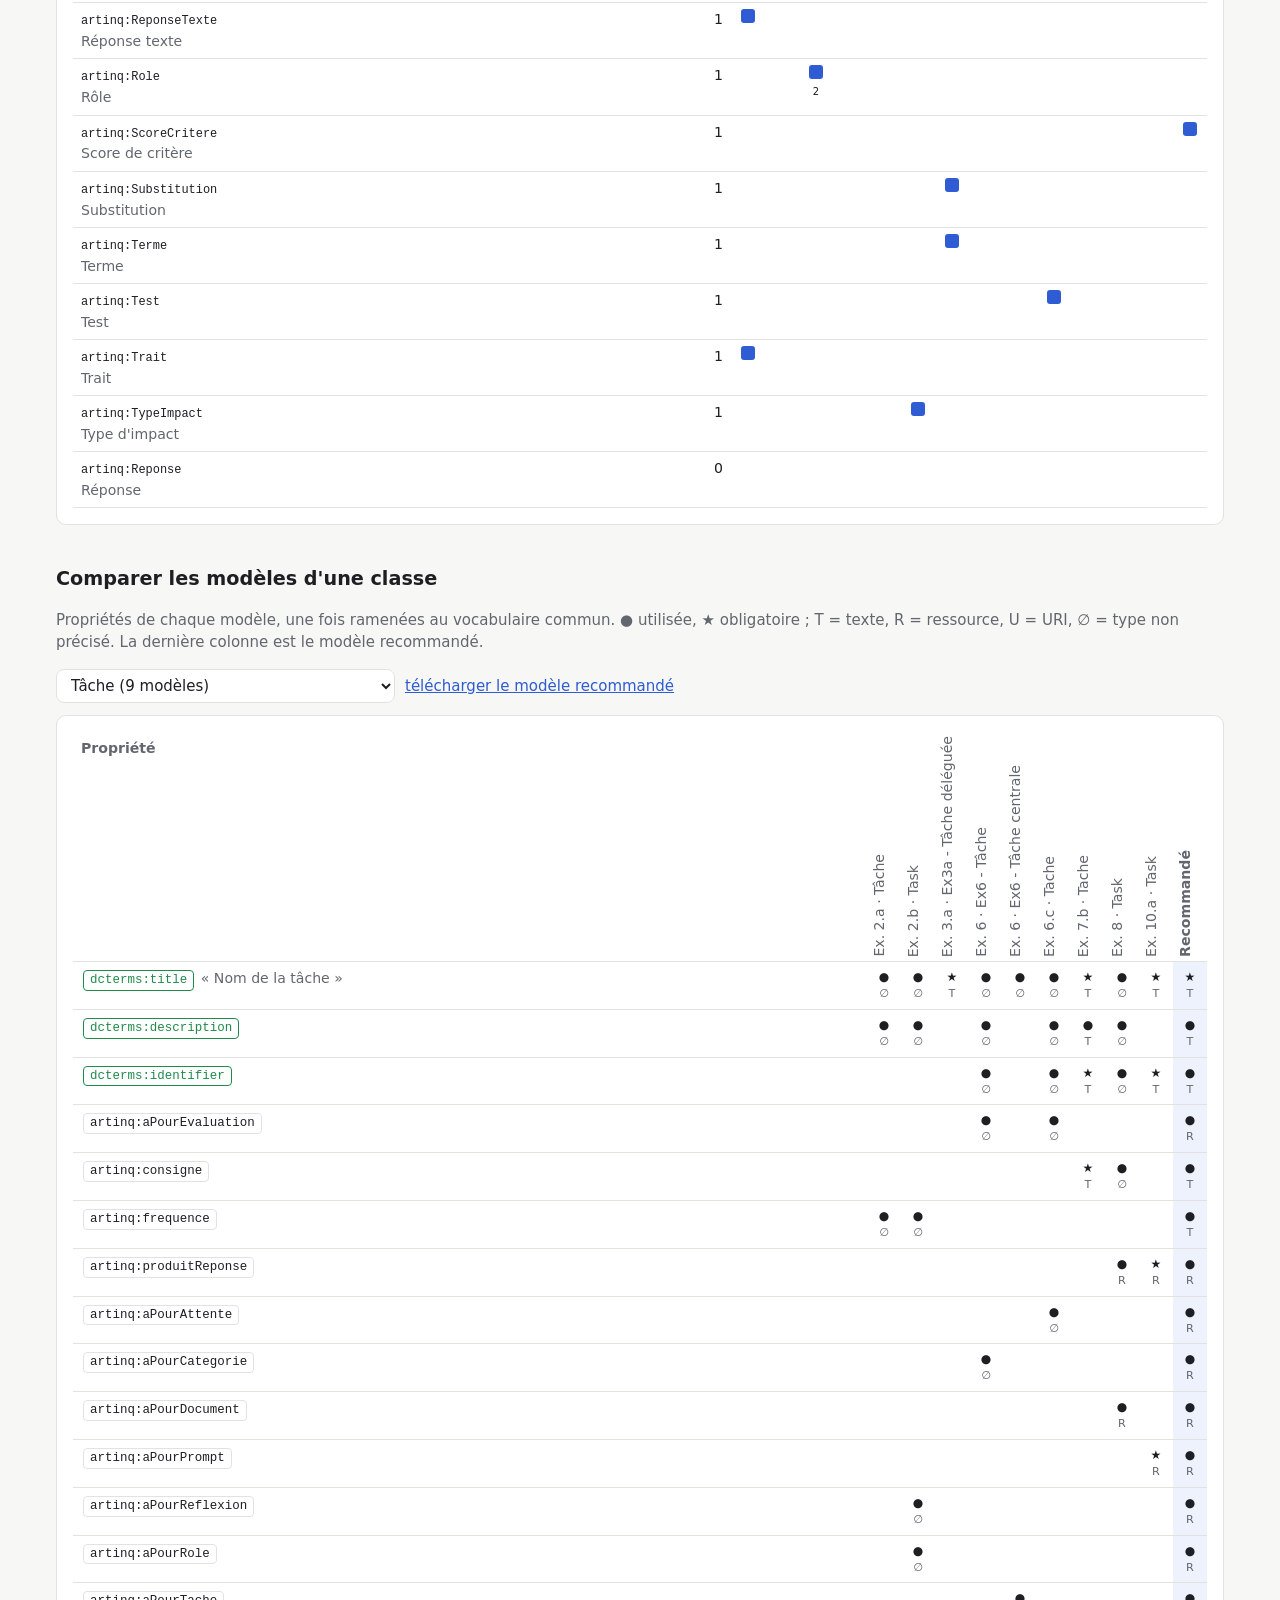
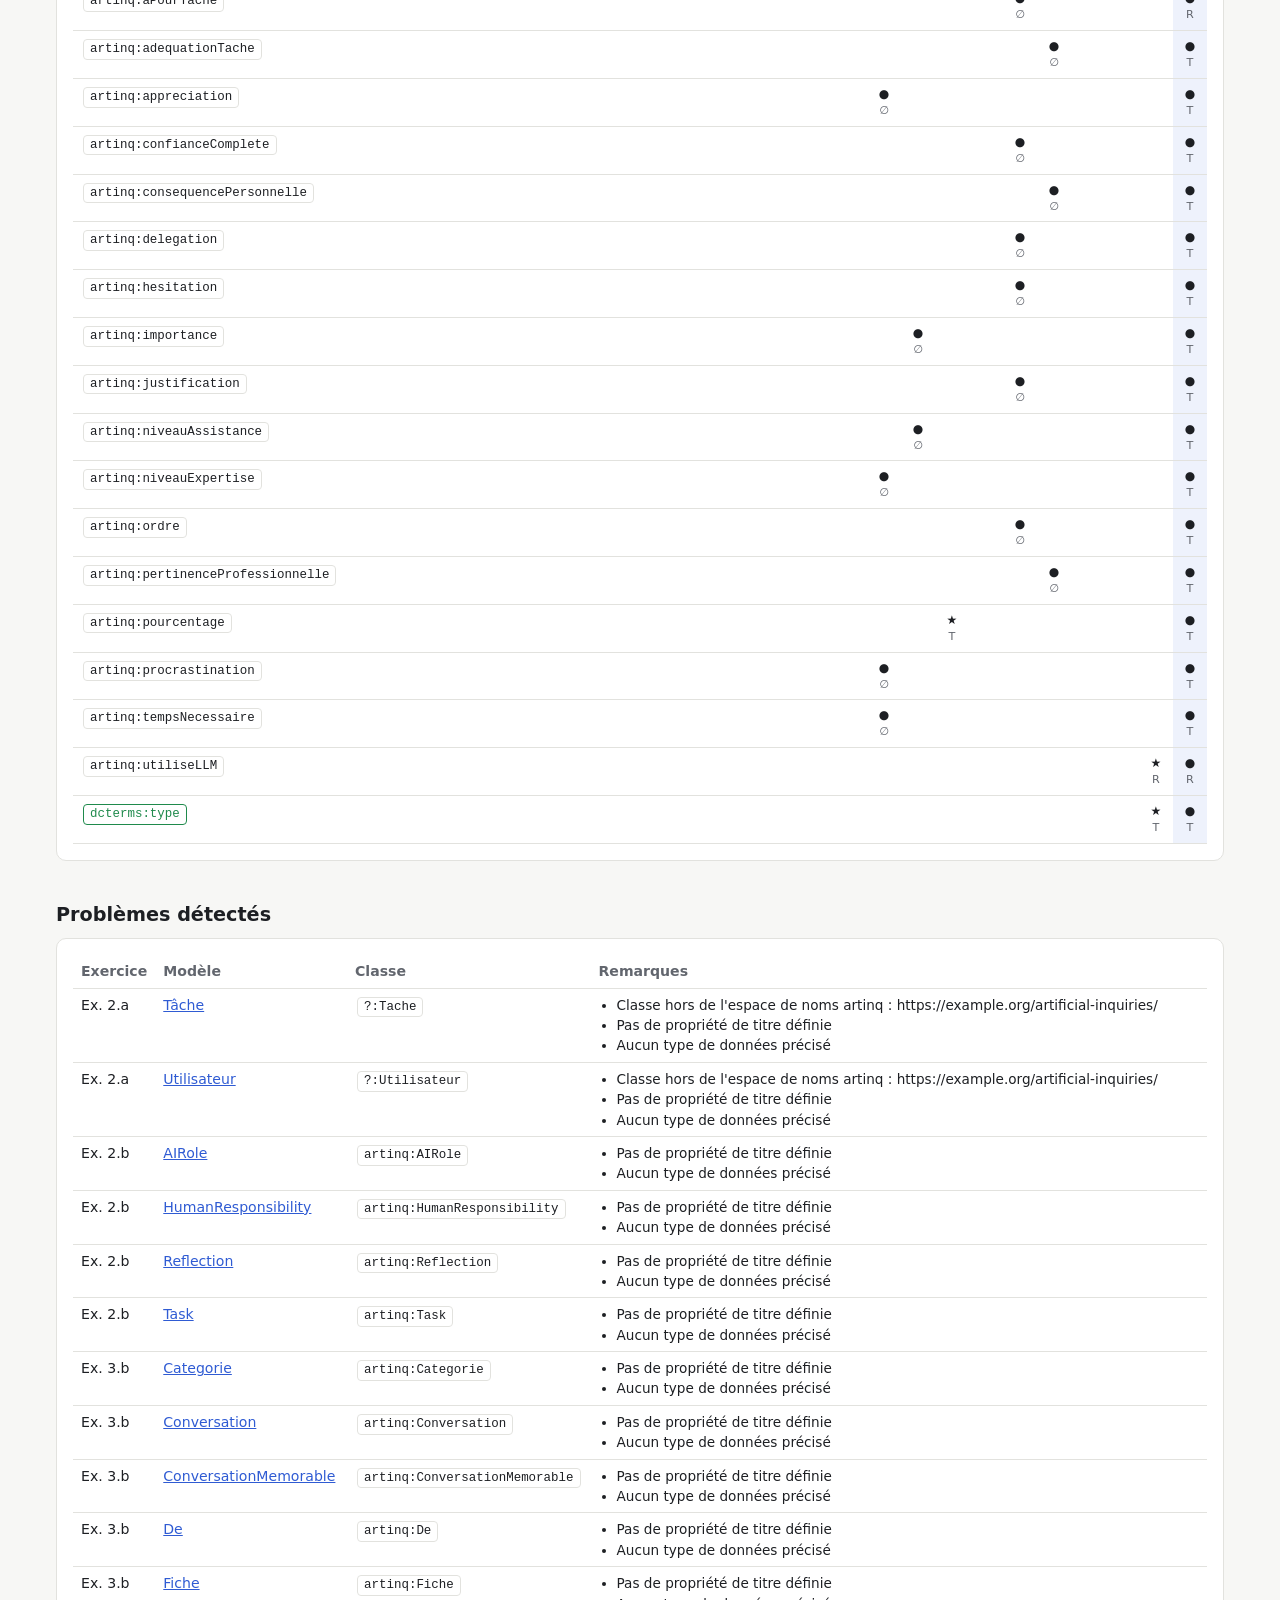
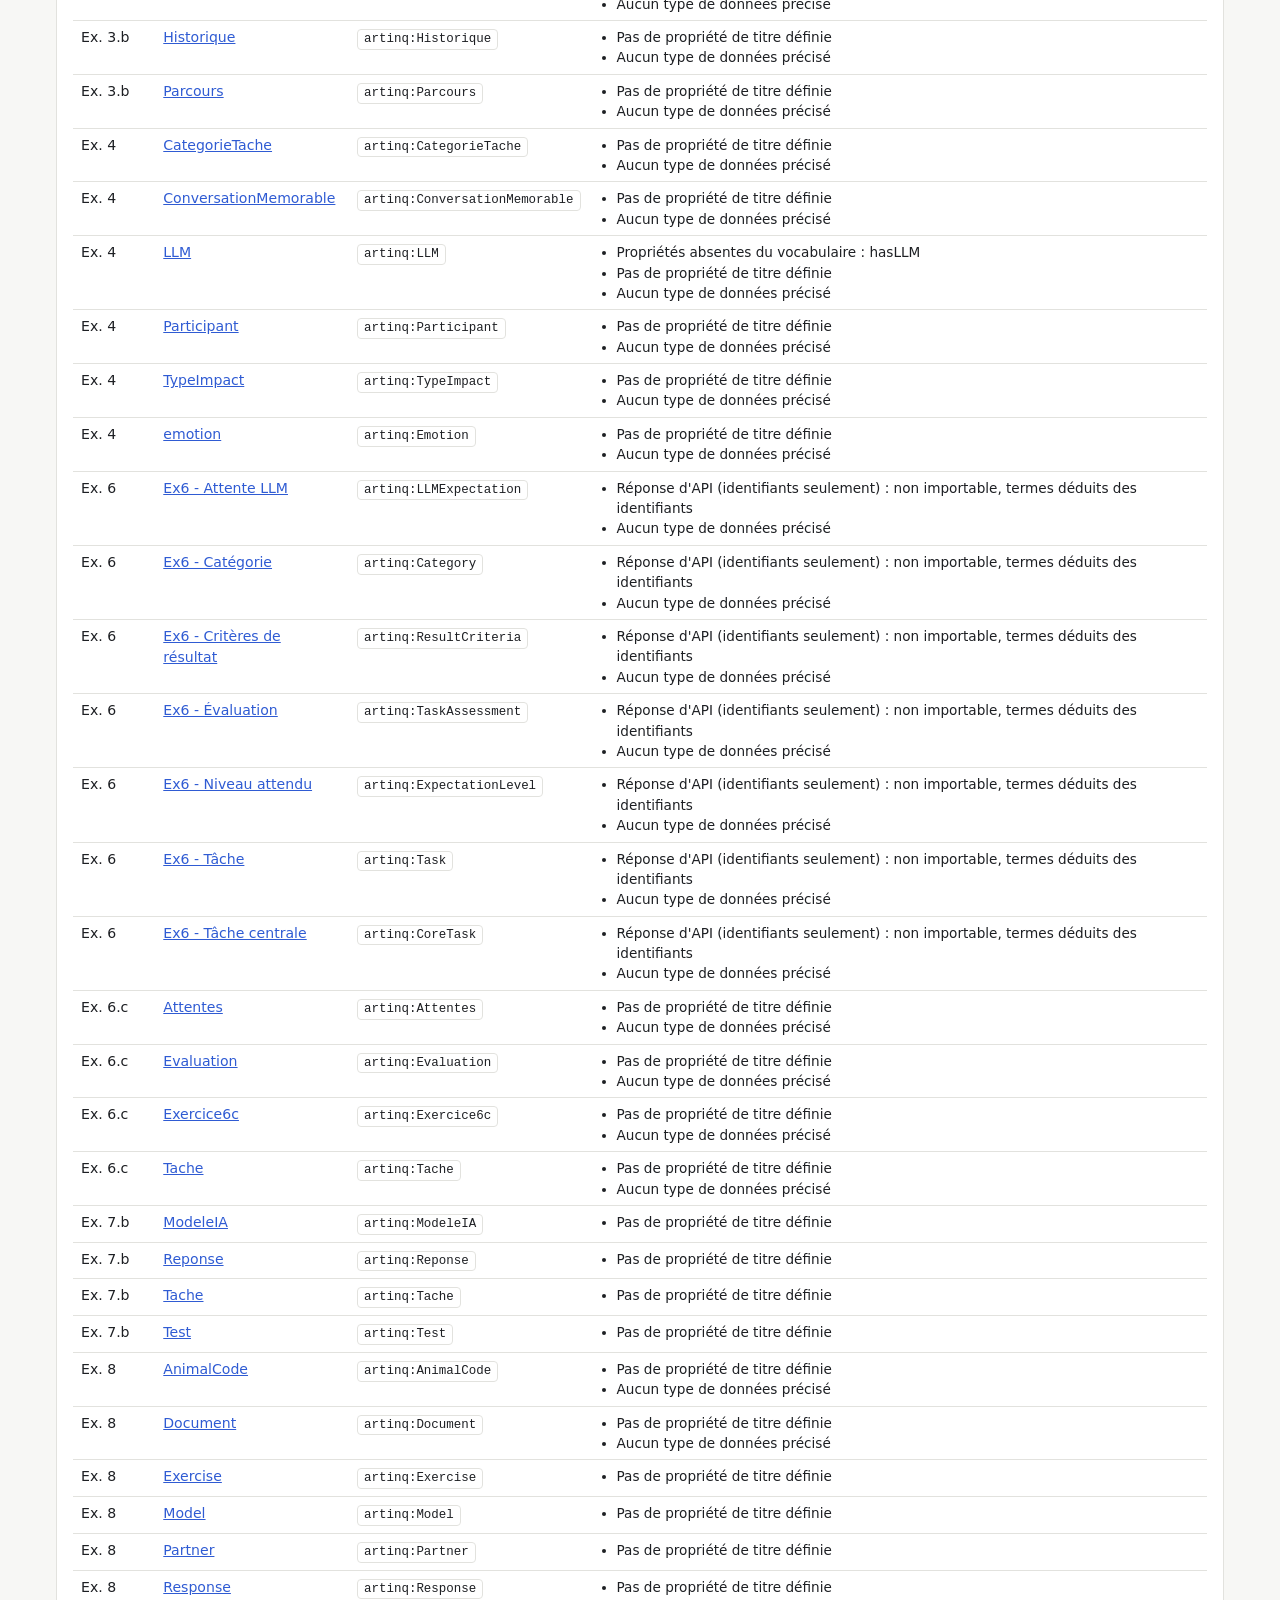
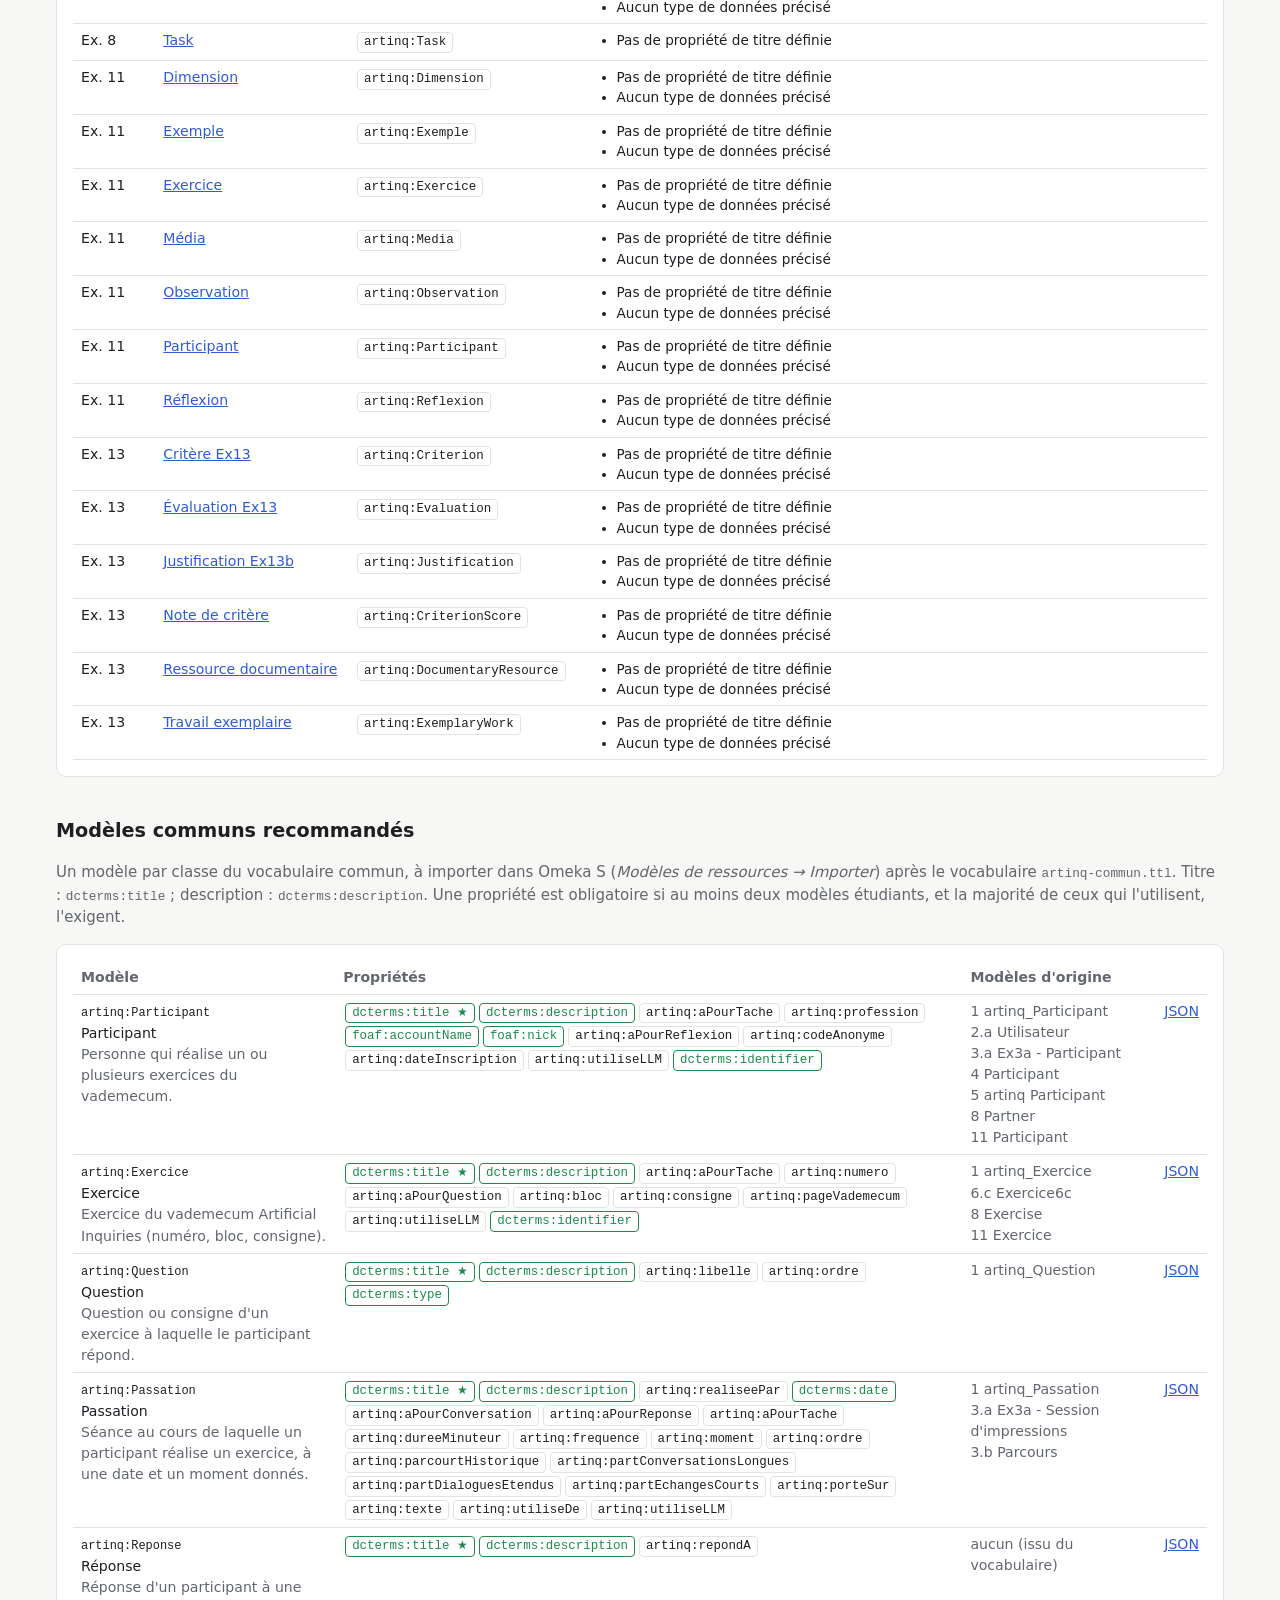
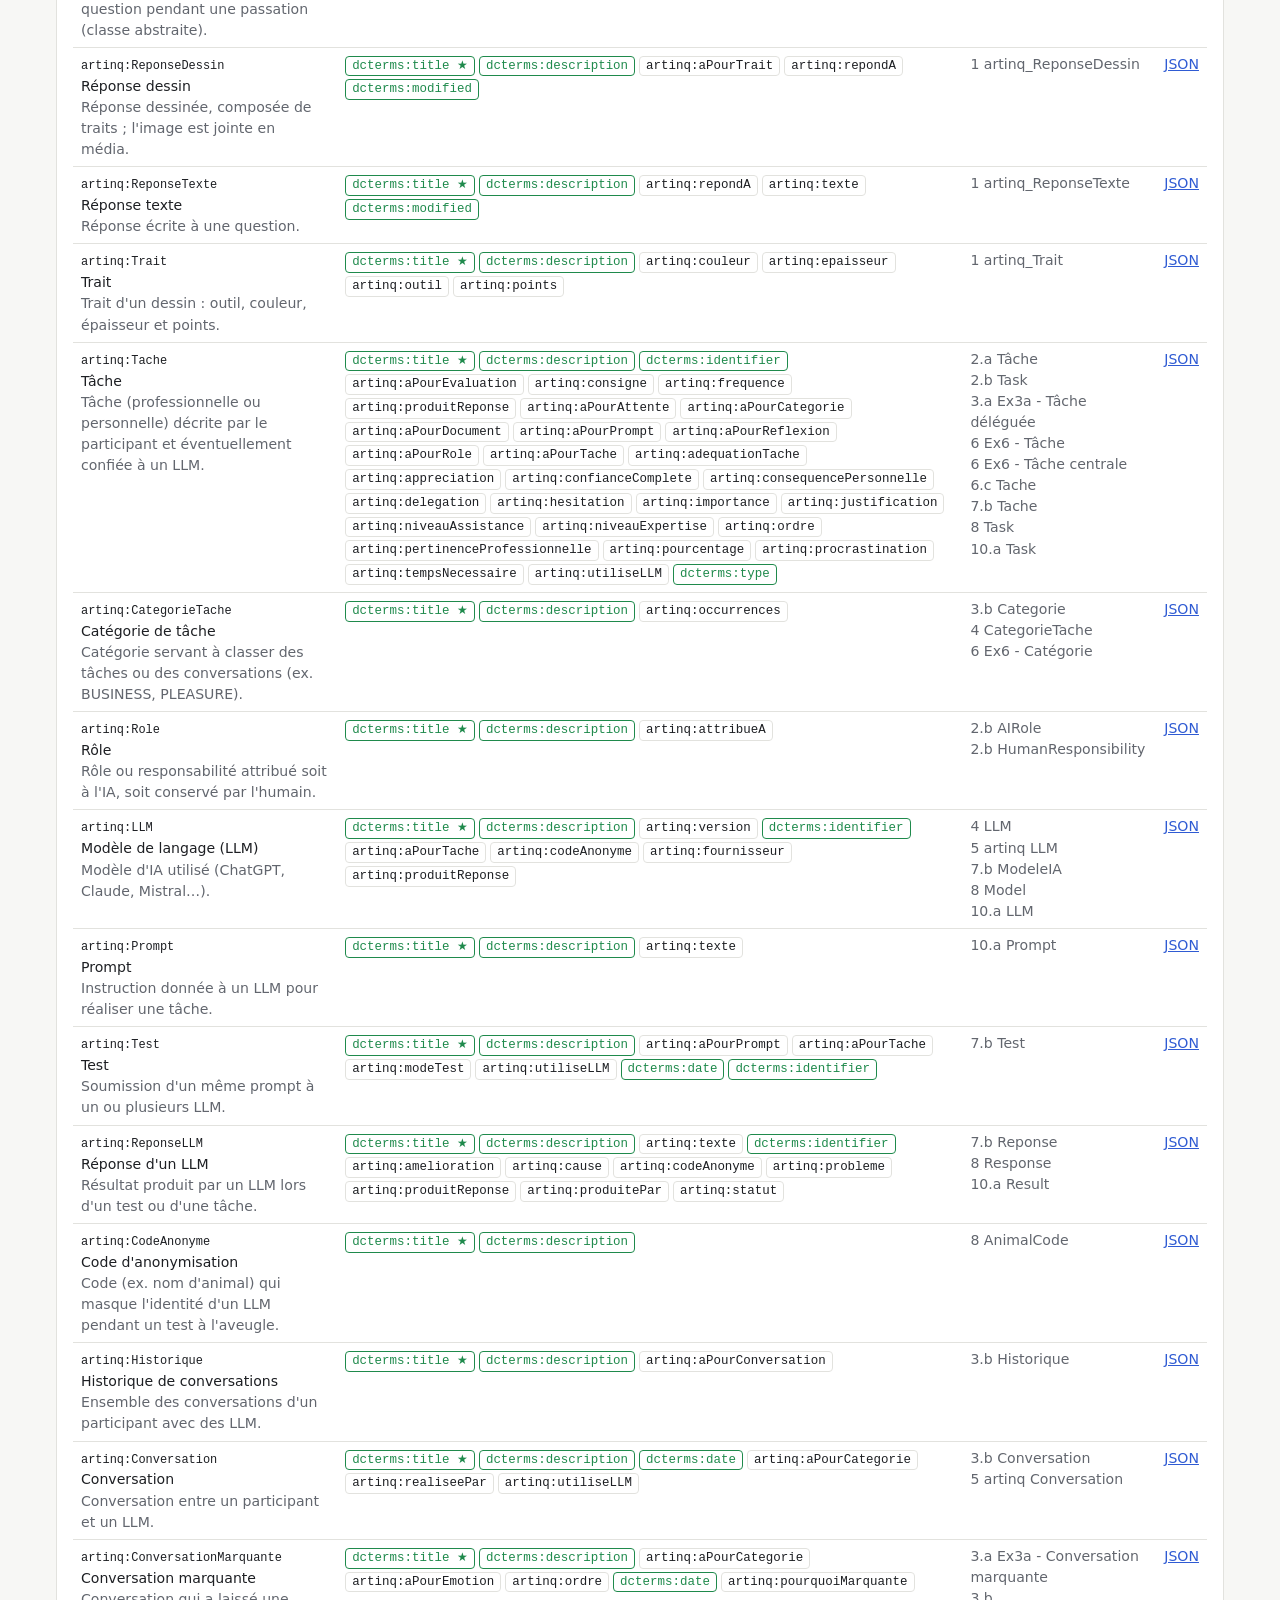
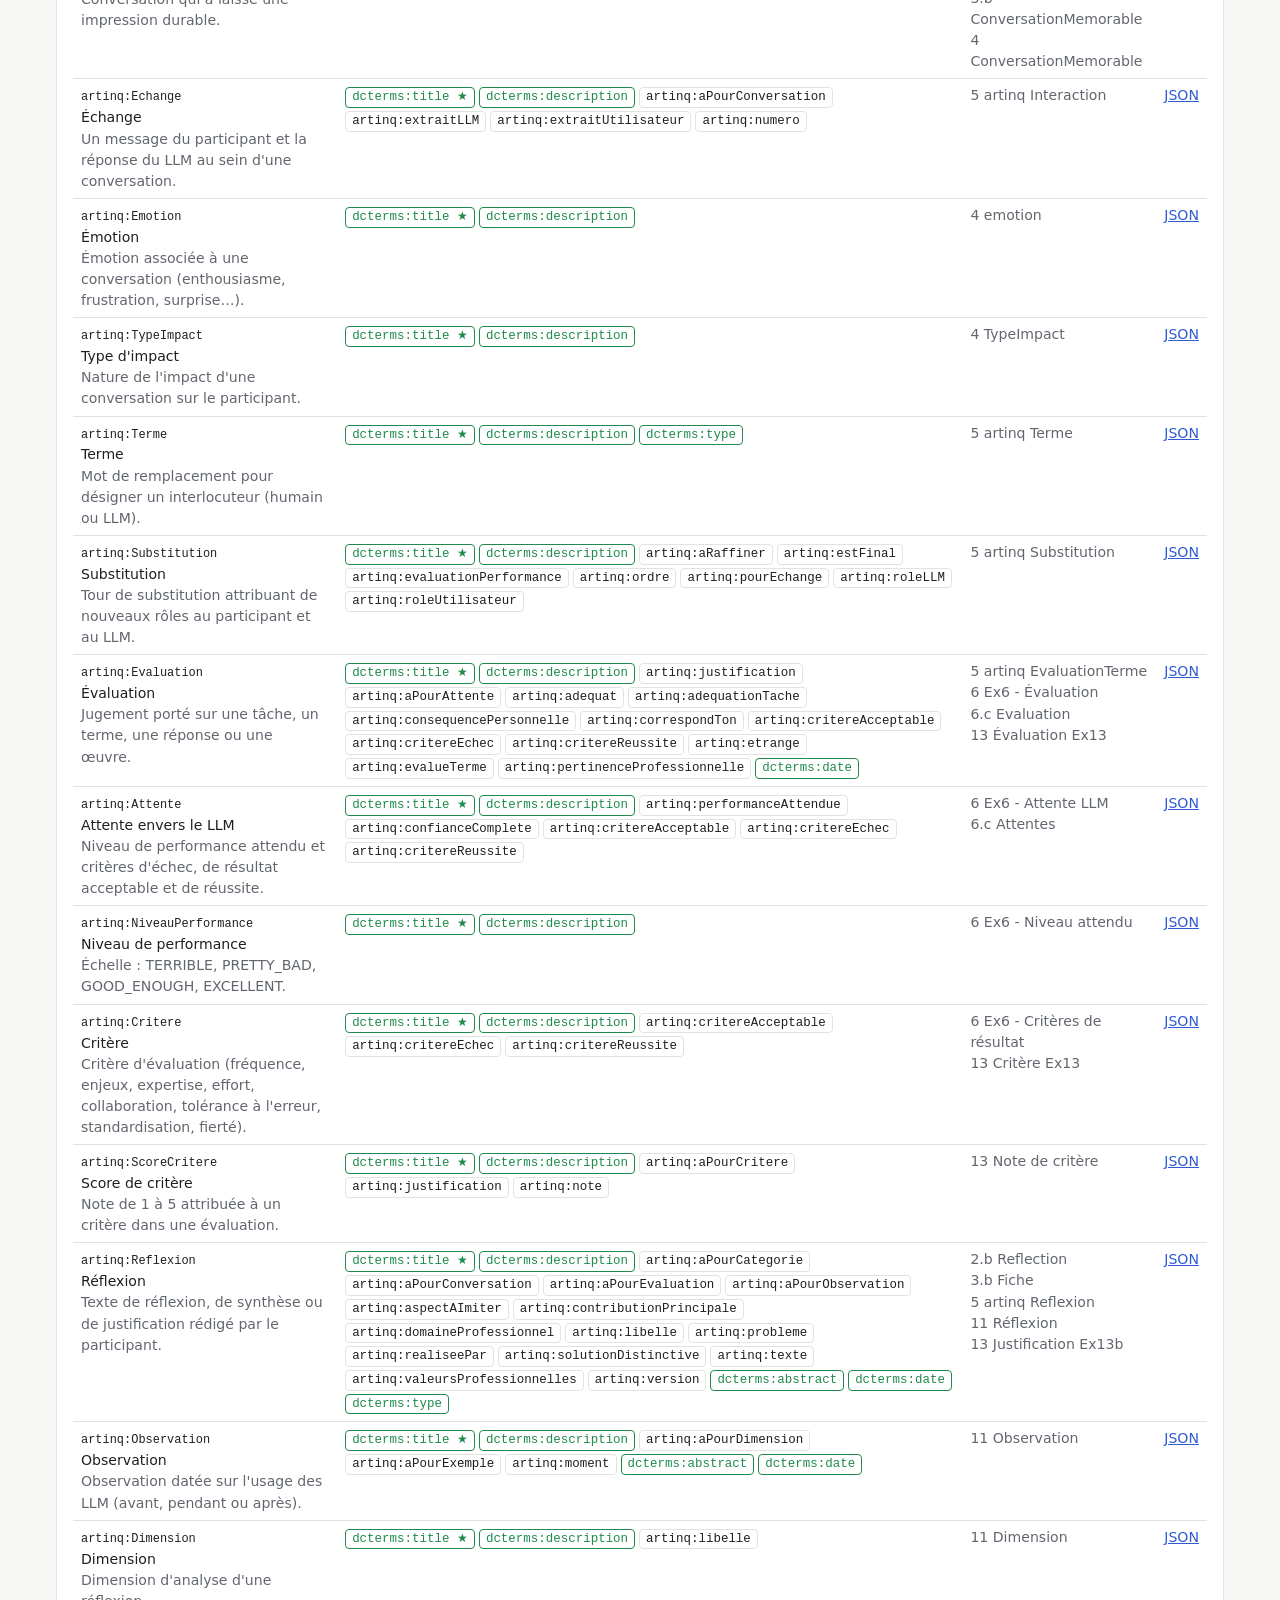
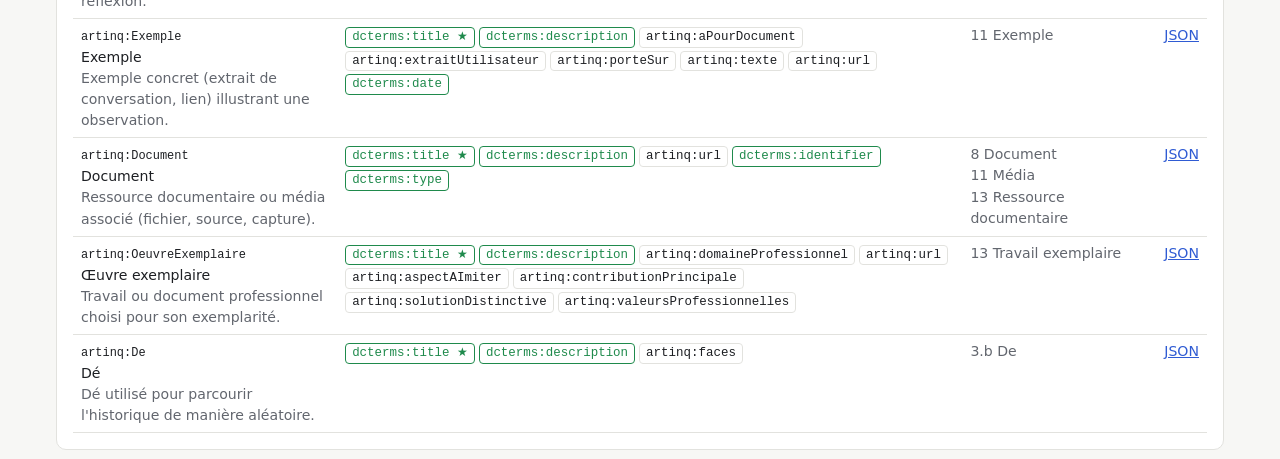
<file: comparaison-templates/index.html>
<!doctype html>
<html lang="fr">
<head>
<meta charset="utf-8">
<meta name="viewport" content="width=device-width, initial-scale=1">
<title>Comparaison des modèles</title>
<link rel="stylesheet" href="../assets/style.css">
</head>
<body>
<header>
  <h1>Comparaison des modèles de ressources</h1>
  <nav class="nav"><a href="../comparaison-vocabulaires/">Vocabulaires</a> · <b>Modèles de ressources</b> · <a href="../analyse-evaluations/">Évaluations</a> · <a href="../analyse-issues/">Issues</a></nav>
  <p class="lead">Modèles de ressources Omeka S (répertoire <code>resource-template</code> des dépôts GitHub), rapprochés du <a href="../comparaison-vocabulaires/artinq-commun.ttl">vocabulaire commun</a>.</p>
  <div id="log">Chargement…</div>
  <div class="stats" id="stats"></div>
</header>
<main>
  <h2>Vue d'ensemble</h2>
  <p class="muted">« Classes couvertes » = classes du vocabulaire de l'étudiant qui ont un modèle. Les modèles au format API ne contiennent que des identifiants : leurs termes ont été déduits de l'ordre d'import du vocabulaire.</p>
  <div class="card scroll"><table id="overview"></table></div>

  <h2>Couverture par classe commune</h2>
  <p class="muted">Chaque ligne est une classe du vocabulaire commun ; chaque case indique le ou les modèles d'un exercice qui s'y rattachent.</p>
  <div class="card scroll matrix"><table id="matrix"></table></div>

  <h2>Comparer les modèles d'une classe</h2>
  <p class="muted">Propriétés de chaque modèle, une fois ramenées au vocabulaire commun. <b>●</b> utilisée, <b>★</b> obligatoire ; T = texte, R = ressource, U = URI, ∅ = type non précisé. La dernière colonne est le modèle recommandé.</p>
  <div class="controls"><select id="selClass"></select> <a id="dlClass" download>télécharger le modèle recommandé</a></div>
  <div class="card scroll matrix"><table id="compare"></table></div>

  <h2>Problèmes détectés</h2>
  <div class="card scroll"><table id="issues"></table></div>

  <h2>Modèles communs recommandés</h2>
  <p class="muted">Un modèle par classe du vocabulaire commun, à importer dans Omeka S (<i>Modèles de ressources → Importer</i>) après le vocabulaire <code>artinq-commun.ttl</code>. Titre : <code>dcterms:title</code> ; description : <code>dcterms:description</code>. Une propriété est obligatoire si au moins deux modèles étudiants, et la majorité de ceux qui l'utilisent, l'exigent.</p>
  <div class="card scroll"><table id="common"></table></div>
</main>
<footer>Instantané généré le <span id="gen"></span> par <code>generer_templates_communs.py</code> — relancer le script pour mettre à jour.</footer>

<script>
const $ = id => document.getElementById(id);
const esc = s => String(s ?? "").replace(/[&<>"]/g, c => ({"&":"&amp;","<":"&lt;",">":"&gt;",'"':"&quot;"}[c]));
const pct = (n,d) => d ? Math.round(100*n/d) : 0;
const bar = p => `${p} %<div class="bar"><i style="width:${p}%"></i></div>`;
const DT = {"literal":"T","resource:item":"R","uri":"U"};
const chip = (ns,local,extra="") => `<span class="chip ${esc(ns)} ${extra}">${esc(ns)}:${esc(local)}</span>`;
let D;

fetch("templates-etudiants.json",{cache:"no-store"}).then(r=>r.json()).then(d=>{D=d; render();})
  .catch(e=>$("log").textContent="Impossible de lire templates-etudiants.json : "+e.message);

function render(){
  const S=D.students, ok=S.filter(s=>s.status==="ok"), T=ok.flatMap(s=>s.templates.map(t=>({...t,s})));
  $("log").textContent=""; $("gen").textContent=new Date(D.generated).toLocaleString("fr-FR");
  $("stats").innerHTML=[[S.length,"dépôts"],[ok.length,"avec modèles"],[T.length,"modèles étudiants"],
    [T.reduce((n,t)=>n+t.props.length,0),"propriétés utilisées"],[T.filter(t=>t.issues.length).length,"modèles avec remarques"],[D.common.length,"modèles communs"]]
    .map(([n,l])=>`<div class="stat"><b>${n}</b><span>${l}</span></div>`).join("");

  // Vue d'ensemble
  let h=`<thead><tr><th>Exercice</th><th>Modèles</th><th>Format</th><th>Propriétés</th><th>Titre défini</th><th>Types de données</th><th>Obligatoires</th><th>Libellés adaptés</th><th>Classes couvertes</th><th>Remarques</th></tr></thead><tbody>`;
  for(const s of S){
    const id=`<a href="${esc(s.url)}" target="_blank" rel="noopener">Ex. ${esc(s.ex)} · ${esc(s.owner)}</a>`;
    if(s.status!=="ok"){ h+=`<tr><td>${id}</td><td colspan="9"><span class="badge b-err">absent</span> <span class="err-msg">${esc(s.error)}</span></td></tr>`; continue; }
    const P=s.templates.flatMap(t=>t.props), n=P.length;
    const fmts=[...new Set(s.templates.map(t=>t.format))];
    const covered=new Set(s.templates.map(t=>t.class?.[1]));
    const vc=s.vocabClasses||[];
    const missing=vc.filter(c=>!covered.has(c));
    h+=`<tr><td>${id}</td><td class="num">${s.templates.length}</td>
      <td>${fmts.map(f=>`<span class="badge ${f==="export"?"b-ok":"b-warn"}">${f==="export"?"export":f==="api"?"API":f}</span>`).join(" ")}</td>
      <td class="num">${n}</td>
      <td>${bar(pct(s.templates.filter(t=>t.title).length,s.templates.length))}</td>
      <td>${bar(pct(P.filter(p=>p.dataTypes.length).length,n))}</td>
      <td>${bar(pct(P.filter(p=>p.required).length,n))}</td>
      <td>${bar(pct(P.filter(p=>p.altLabel).length,n))}</td>
      <td>${vc.length?`${vc.length-missing.length}/${vc.length}`:"?"}${missing.length?`<div class="muted" style="font-size:.8rem">sans modèle : ${missing.map(esc).join(", ")}</div>`:""}</td>
      <td class="num">${s.templates.reduce((k,t)=>k+t.issues.length,0)||""}</td></tr>`;
  }
  $("overview").innerHTML=h+"</tbody>";

  // Matrice classes communes × exercices
  h=`<thead><tr><th>Classe commune</th><th>n</th>${ok.map(s=>`<th class="rot"><div>Ex. ${esc(s.ex)} · ${esc(s.owner)}</div></th>`).join("")}</tr></thead><tbody>`;
  const rows=D.common.map(c=>({c,cells:ok.map(s=>s.templates.filter(t=>t.common===c.class))}))
    .sort((a,b)=>b.cells.filter(x=>x.length).length-a.cells.filter(x=>x.length).length||a.c.class.localeCompare(b.c.class));
  for(const {c,cells} of rows){
    h+=`<tr><td><code>artinq:${esc(c.class)}</code><div class="muted">${esc(c.label)}</div></td><td class="num">${cells.filter(x=>x.length).length}</td>`;
    h+=cells.map(ts=>ts.length?`<td class="cell" title="${esc(ts.map(t=>t.label+" ("+(t.class||[]).join(":")+")").join("\n"))}"><span class="dot c"></span>${ts.length>1?`<sup>${ts.length}</sup>`:""}</td>`:`<td class="cell"></td>`).join("")+"</tr>";
  }
  const orphan=T.filter(t=>!t.common);
  if(orphan.length) h+=`<tr><td colspan="${ok.length+2}" class="err-msg">Sans classe commune : ${orphan.map(t=>`Ex. ${esc(t.s.ex)} ${esc(t.label)}`).join(", ")}</td></tr>`;
  $("matrix").innerHTML=h+"</tbody>";

  // Sélecteur de comparaison
  $("selClass").innerHTML=rows.map(({c,cells})=>`<option value="${esc(c.class)}">${esc(c.label)} (${cells.flat().length} modèle${cells.flat().length>1?"s":""})</option>`).join("");
  $("selClass").onchange=renderCompare; renderCompare();

  // Problèmes
  const withIssues=T.filter(t=>t.issues.length);
  $("issues").innerHTML=`<thead><tr><th>Exercice</th><th>Modèle</th><th>Classe</th><th>Remarques</th></tr></thead><tbody>`+
    withIssues.map(t=>`<tr><td>Ex. ${esc(t.s.ex)}</td><td>${t.url?`<a href="${esc(t.url)}" target="_blank" rel="noopener">${esc(t.label)}</a>`:esc(t.label)}</td>
      <td>${t.class?chip(t.class[0].startsWith("http")?"?":t.class[0],t.class[1]):"—"}</td>
      <td><ul class="issues">${t.issues.map(i=>`<li>${esc(i)}</li>`).join("")}</ul></td></tr>`).join("")+"</tbody>";

  // Modèles communs
  $("common").innerHTML=`<thead><tr><th>Modèle</th><th>Propriétés</th><th>Modèles d'origine</th><th></th></tr></thead><tbody>`+
    D.common.map(c=>`<tr><td><code>artinq:${esc(c.class)}</code><div>${esc(c.label)}</div><div class="muted">${esc(c.comment)}</div></td>
      <td>${c.props.map(p=>{const [ns,l]=p.q.split(":"); return chip(ns,l+(p.required?" ★":""))}).join("")}</td>
      <td class="muted">${c.sources.map(esc).join("<br>")||"aucun (issu du vocabulaire)"}</td>
      <td><a href="templates-communs/${esc(c.file)}" download>JSON</a></td></tr>`).join("")+"</tbody>";
}

function renderCompare(){
  const cls=$("selClass").value, c=D.common.find(x=>x.class===cls);
  $("dlClass").href="templates-communs/"+c.file;
  const cols=D.students.filter(s=>s.status==="ok").flatMap(s=>s.templates.filter(t=>t.common===cls).map(t=>({s,t})));
  const keys=c.props.map(p=>p.q);
  cols.forEach(({t})=>t.props.forEach(p=>{const k=p.common||`✗ ${p.ns}:${p.local}`; if(!keys.includes(k)) keys.push(k);}));
  let h=`<thead><tr><th>Propriété</th>${cols.map(({s,t})=>`<th class="rot"><div>Ex. ${esc(s.ex)} · ${esc(t.label)}</div></th>`).join("")}<th class="rot"><div><b>Recommandé</b></div></th></tr></thead><tbody>`;
  for(const k of keys){
    const reco=c.props.find(p=>p.q===k);
    const head=k.startsWith("✗")?`<span class="chip bad" title="absente du vocabulaire commun">${esc(k)}</span>`:chip(...k.split(":"));
    h+=`<tr><td>${head}${reco?.alt?` <span class="muted">« ${esc(reco.alt)} »</span>`:""}</td>`;
    for(const {t} of cols){
      const ps=t.props.filter(p=>(p.common||`✗ ${p.ns}:${p.local}`)===k);
      if(!ps.length){ h+=`<td class="cell"></td>`; continue; }
      const tip=ps.map(p=>`${p.ns}:${p.local}${p.altLabel?` « ${p.altLabel} »`:""}${p.required?" (obligatoire)":""} [${p.dataTypes.join(", ")||"type non précisé"}]`).join("\n");
      const req=ps.some(p=>p.required), dts=[...new Set(ps.flatMap(p=>p.dataTypes))];
      h+=`<td class="cell" title="${esc(tip)}">${req?"★":"●"}<div class="muted" style="font-size:.7rem">${dts.map(d=>DT[d]||"?").join("")||"∅"}</div></td>`;
    }
    h+=reco?`<td class="cell reco">${reco.required?"★":"●"}<div class="muted" style="font-size:.7rem">${DT[reco.dataType]}</div></td>`:`<td class="cell reco"></td>`;
    h+="</tr>";
  }
  $("compare").innerHTML=h+"</tbody>";
}
</script>
</body>
</html>
</file>
<file: assets/style.css>
:root{
  --bg:#f7f7f5; --surface:#ffffff; --ink:#1d1f23; --muted:#62666e; --line:#e2e2de;
  --accent:#2f5bd3; --ok:#1f8a4c; --warn:#b26b00; --err:#c0392b;
  --heat:47,91,211;
}
@media (prefers-color-scheme: dark){
  :root:not([data-theme="light"]){
    --bg:#141518; --surface:#1d1f24; --ink:#e8e8e6; --muted:#9a9ea6; --line:#30333a;
    --accent:#7c9cff; --ok:#4fc184; --warn:#e3a33b; --err:#ff7b6b; --heat:124,156,255;
  }
}
:root[data-theme="dark"]{
  --bg:#141518; --surface:#1d1f24; --ink:#e8e8e6; --muted:#9a9ea6; --line:#30333a;
  --accent:#7c9cff; --ok:#4fc184; --warn:#e3a33b; --err:#ff7b6b; --heat:124,156,255;
}
*{box-sizing:border-box}
body{margin:0;background:var(--bg);color:var(--ink);font:15px/1.5 system-ui,-apple-system,"Segoe UI",sans-serif}
header,main{max-width:1200px;margin:0 auto;padding:0 16px}
header{padding-top:32px}
h1{font-size:1.7rem;margin:0 0 4px}
h2{font-size:1.2rem;margin:40px 0 8px}
p.lead{color:var(--muted);margin:0 0 16px}
a{color:var(--accent)}
.stats{display:grid;grid-template-columns:repeat(auto-fit,minmax(150px,1fr));gap:12px;margin:16px 0}
.stat{background:var(--surface);border:1px solid var(--line);border-radius:10px;padding:12px 14px}
.stat b{display:block;font-size:1.6rem;font-variant-numeric:tabular-nums}
.stat span{color:var(--muted);font-size:.85rem}
.card{background:var(--surface);border:1px solid var(--line);border-radius:10px;padding:16px}
.scroll{overflow-x:auto;-webkit-overflow-scrolling:touch}
table{border-collapse:collapse;width:100%;font-size:.88rem}
th,td{padding:6px 8px;border-bottom:1px solid var(--line);text-align:left;vertical-align:top}
th{font-weight:600;color:var(--muted);white-space:nowrap;position:sticky;top:0;background:var(--surface)}
td.num{text-align:right;font-variant-numeric:tabular-nums}
.badge{display:inline-block;padding:1px 8px;border-radius:99px;font-size:.78rem;font-weight:600}
.b-ok{color:var(--ok);border:1px solid var(--ok)}
.b-err{color:var(--err);border:1px solid var(--err)}
.b-warn{color:var(--warn);border:1px solid var(--warn)}
.bar{height:6px;background:var(--line);border-radius:3px;min-width:60px;margin-top:4px}
.bar i{display:block;height:100%;background:var(--accent);border-radius:3px}
.matrix td.cell{text-align:center;width:34px;min-width:34px;font-size:.75rem}
.matrix th.rot{height:120px;white-space:nowrap;vertical-align:bottom;padding:4px 2px}
.matrix th.rot div{writing-mode:vertical-rl;transform:rotate(180deg);font-weight:500}
.dot{display:inline-block;width:14px;height:14px;border-radius:3px;background:var(--accent)}
.dot.c{background:var(--accent)} .dot.p{background:var(--ok)}
.controls{display:flex;flex-wrap:wrap;gap:10px;align-items:center;margin:8px 0 12px}
input[type=search],select{font:inherit;padding:6px 10px;border:1px solid var(--line);border-radius:8px;background:var(--surface);color:var(--ink);max-width:100%}
.seg button{font:inherit;padding:5px 12px;border:1px solid var(--line);background:var(--surface);color:var(--ink);cursor:pointer}
.seg button:first-child{border-radius:8px 0 0 8px}.seg button:last-child{border-radius:0 8px 8px 0}
.seg button.on{background:var(--accent);color:#fff;border-color:var(--accent)}
.cols3{display:grid;grid-template-columns:repeat(auto-fit,minmax(240px,1fr));gap:12px}
.cols3 h3{font-size:.95rem;margin:0 0 6px}
ul.terms{list-style:none;margin:0;padding:0;font-size:.88rem}
ul.terms li{padding:2px 0;border-bottom:1px dashed var(--line)}
code{font-family:ui-monospace,SFMono-Regular,Menlo,monospace;font-size:.85em}
.muted{color:var(--muted)}
.vocab-detail .cls{border-top:1px solid var(--line);padding:10px 0}
.vocab-detail .cls:first-child{border-top:0}
.vocab-detail h4{margin:0 0 2px;font-size:1rem}
.err-msg{color:var(--err);font-size:.82rem;max-width:380px}
#log{font-size:.85rem;color:var(--muted)}
footer{max-width:1200px;margin:48px auto 32px;padding:0 16px;color:var(--muted);font-size:.82rem}
.nav{font-size:.9rem;margin:0 0 6px;color:var(--muted)}
.chip{display:inline-block;padding:0 6px;margin:1px 2px;border-radius:4px;border:1px solid var(--line);font-family:ui-monospace,SFMono-Regular,Menlo,monospace;font-size:.78rem}
.chip.dcterms,.chip.foaf{border-color:var(--ok);color:var(--ok)}
.chip.bad{border-color:var(--err);color:var(--err)}
td.reco{background:rgba(var(--heat),.08)}
ul.issues{margin:0;padding-left:18px;font-size:.85rem}
</file>
